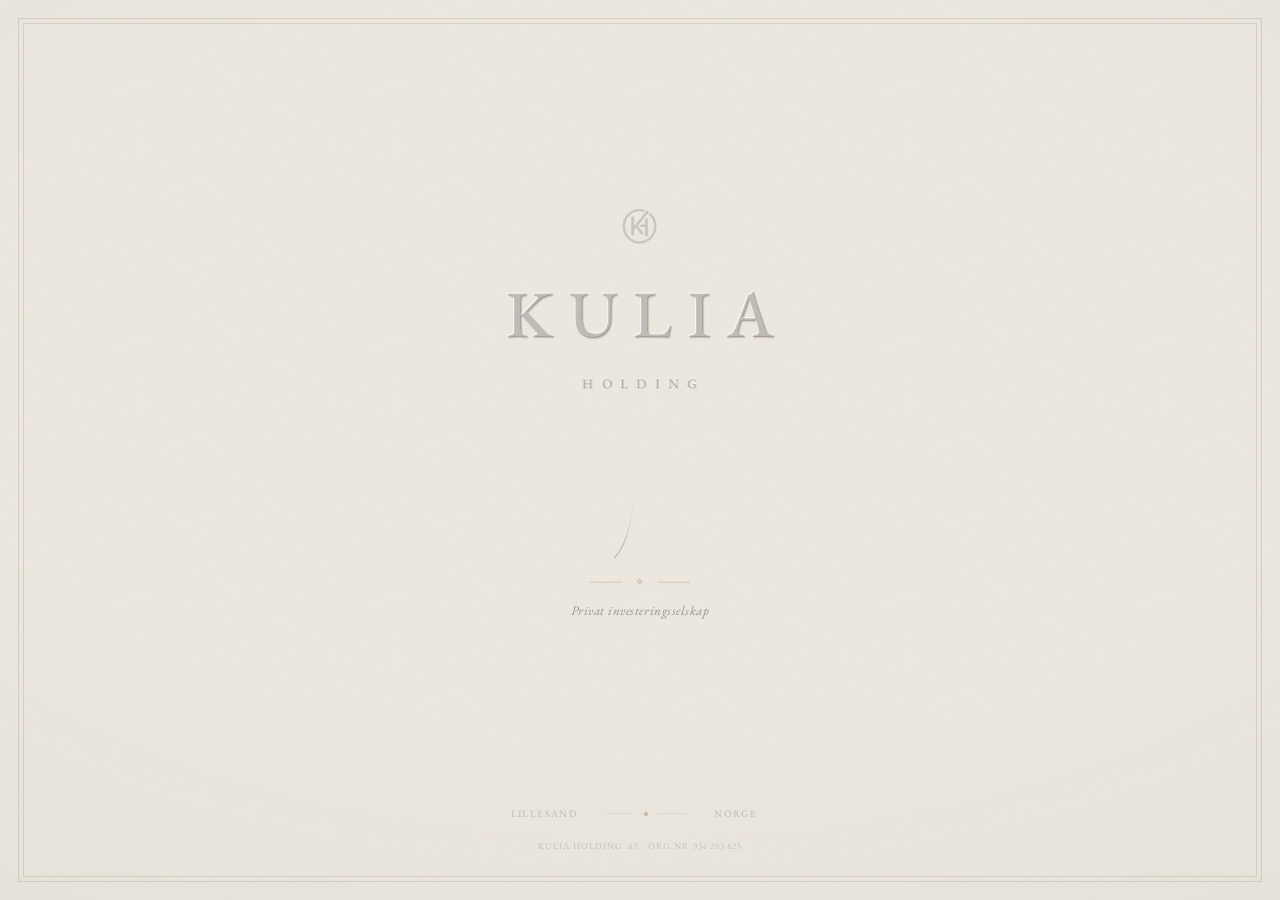
<file: index.html>
<!DOCTYPE html>
<html lang="nb">

<head>
  <meta charset="UTF-8">
  <meta name="viewport" content="width=device-width, initial-scale=1.0">
  <title>Kulia Holding — Privat investeringsselskap</title>
  <meta name="description"
    content="Kulia Holding AS er et privat investeringsselskap basert i Lillesand, Norge. Org.nr 936 203 825.">
  <meta name="format-detection" content="telephone=no">
  <meta name="theme-color" content="#EDE8DF">
  <link rel="canonical" href="https://kulia.no/">
  <meta property="og:title" content="Kulia Holding">
  <meta property="og:description" content="Privat investeringsselskap — Lillesand, Norge">
  <meta property="og:type" content="website">
  <meta property="og:url" content="https://kulia.no/">
  <meta property="og:site_name" content="Kulia Holding">
  <meta property="og:locale" content="nb_NO">
  <meta property="og:image" content="https://kulia.no/og.png">
  <meta property="og:image:width" content="1200">
  <meta property="og:image:height" content="630">
  <meta property="og:image:alt" content="Kulia Holding — privat investeringsselskap, Lillesand, Norge">
  <meta name="twitter:card" content="summary_large_image">

  <script type="application/ld+json">
  {
    "@context": "https://schema.org",
    "@type": "Organization",
    "name": "Kulia Holding AS",
    "url": "https://kulia.no/",
    "identifier": "936203825",
    "address": {
      "@type": "PostalAddress",
      "addressLocality": "Lillesand",
      "addressCountry": "NO"
    }
  }
  </script>

  <script async src="https://www.googletagmanager.com/gtag/js?id=G-12XY9R26ZS"></script>
  <script>
    window.dataLayer = window.dataLayer || [];
    function gtag() { dataLayer.push(arguments); }
    gtag('js', new Date());
    gtag('config', 'G-12XY9R26ZS');
  </script>

  <link rel="icon" type="image/svg+xml" href="/favicon.svg">
  <link rel="preconnect" href="https://fonts.googleapis.com">
  <link rel="preconnect" href="https://fonts.gstatic.com" crossorigin>
  <link href="https://fonts.googleapis.com/css2?family=EB+Garamond:ital,wght@0,400;0,500;0,600;1,400;1,500&display=swap"
    rel="stylesheet">

  <style>
    :root {
      --parchment: #EDE8DF;
      --ink: #1E1C19;
      --warm: #3D3830;
      --muted: rgba(61, 56, 48, 0.48);
      --faint: rgba(61, 56, 48, 0.22);
      --ghost: rgba(61, 56, 48, 0.09);
      --gold: #8E7E5A;
      --gold-line: rgba(142, 126, 90, 0.30);
    }

    * {
      margin: 0;
      padding: 0;
      box-sizing: border-box;
    }

    html {
      height: 100%;
    }

    body {
      font-family: 'EB Garamond', 'Times New Roman', serif;
      background: var(--parchment);
      color: var(--ink);
      -webkit-font-smoothing: antialiased;
      min-height: 100%;
      overflow: hidden;
      cursor: default;
    }

    ::selection {
      background: rgba(142, 126, 90, 0.22);
    }

    /* Cotton paper grain */
    body::before {
      content: '';
      position: fixed;
      inset: 0;
      pointer-events: none;
      z-index: 10;
      opacity: 0.04;
      background-image: url("data:image/svg+xml,%3Csvg viewBox='0 0 512 512' xmlns='http://www.w3.org/2000/svg'%3E%3Cfilter id='n'%3E%3CfeTurbulence type='fractalNoise' baseFrequency='0.9' numOctaves='4' stitchTiles='stitch'/%3E%3C/filter%3E%3Crect width='100%25' height='100%25' filter='url(%23n)'/%3E%3C/svg%3E");
      background-repeat: repeat;
      background-size: 256px 256px;
    }

    /* Soft vignette — gives the parchment physical depth */
    body::after {
      content: '';
      position: fixed;
      inset: 0;
      pointer-events: none;
      z-index: 9;
      background: radial-gradient(120% 95% at 50% 40%,
          rgba(255, 255, 255, 0) 45%,
          rgba(61, 56, 48, 0.05) 100%);
    }

    a {
      -webkit-tap-highlight-color: transparent;
    }

    /* ── Engraved plate border ── */
    .frame {
      position: fixed;
      inset: 18px;
      z-index: 4;
      pointer-events: none;
      border: 1px solid rgba(61, 56, 48, 0.15);
      opacity: 0;
      animation: fade-in 1.8s 1.7s ease forwards;
    }

    .frame::before {
      content: '';
      position: absolute;
      inset: 4px;
      border: 1px solid rgba(142, 126, 90, 0.22);
    }

    /* ── Lorenz canvas ── */
    #lorenz {
      position: fixed;
      inset: 0;
      z-index: 0;
      pointer-events: none;
      opacity: 0;
      animation: fade-in 1.5s 0.4s ease-out forwards;
    }

    @keyframes fade-in {
      from {
        opacity: 0;
      }

      to {
        opacity: 1;
      }
    }

    /* ── Page ── */
    .page {
      position: relative;
      z-index: 1;
      height: 100vh;
      height: 100dvh;
      width: 100%;
    }

    /* ── Upper block: monogram + lockup at 1/3 ── */
    .upper {
      position: absolute;
      top: 33.3%;
      left: 50%;
      transform: translate(-50%, -50%);
      display: flex;
      flex-direction: column;
      align-items: center;
    }

    .monogram {
      width: 36px;
      height: 37px;
      margin-bottom: 1.6rem;
      opacity: 0;
      animation: rise 1.4s 0.45s cubic-bezier(0.22, 1, 0.36, 1) forwards;
    }

    .monogram svg {
      width: 100%;
      height: 100%;
    }

    .monogram-fill {
      fill: rgba(61, 56, 48, 0.18);
      filter:
        drop-shadow(-0.8px -0.8px 0px rgba(255, 255, 255, 0.65)) drop-shadow(0.8px 0.8px 0.5px rgba(61, 56, 48, 0.12));
    }

    .title {
      display: flex;
      flex-direction: column;
      align-items: center;
      font-weight: 500;
    }

    /* letter-spacing leaves a trailing space after the last glyph —
       compensate on the left so the optical centre matches the box centre */
    .title-name {
      font-size: clamp(2.6rem, 5.2vw, 4.6rem);
      letter-spacing: 0.24em;
      padding-left: 0.24em;
      text-transform: uppercase;
      user-select: none;
      color: rgba(61, 56, 48, 0.28);
      text-shadow:
        -1px -1px 0px rgba(255, 255, 255, 0.70),
        1px 1px 0px rgba(61, 56, 48, 0.14),
        0px 1px 2px rgba(61, 56, 48, 0.06);
      opacity: 0;
      animation: rise 1.4s 0.6s cubic-bezier(0.22, 1, 0.36, 1) forwards;
    }

    .title-descriptor {
      font-size: clamp(0.62rem, 1.15vw, 0.84rem);
      font-weight: 500;
      letter-spacing: 0.62em;
      padding-left: 0.62em;
      text-transform: uppercase;
      user-select: none;
      margin-top: 1.05rem;
      color: rgba(61, 56, 48, 0.32);
      text-shadow:
        -0.7px -0.7px 0px rgba(255, 255, 255, 0.60),
        0.7px 0.7px 0px rgba(61, 56, 48, 0.10);
      opacity: 0;
      animation: rise 1.4s 0.8s cubic-bezier(0.22, 1, 0.36, 1) forwards;
    }

    /* ── Lower block: ornament + tagline at 2/3 ── */
    .lower {
      position: absolute;
      top: 66.6%;
      left: 50%;
      transform: translate(-50%, -50%);
      display: flex;
      flex-direction: column;
      align-items: center;
    }

    .ornament {
      display: flex;
      align-items: center;
      gap: 1rem;
      margin-bottom: 1.1rem;
      opacity: 0;
      animation: rise 1.4s 1s cubic-bezier(0.22, 1, 0.36, 1) forwards;
    }

    .orn-line {
      width: 32px;
      height: 0;
      border-top: 1px solid var(--gold-line);
    }

    .orn-diamond {
      width: 4px;
      height: 4px;
      border: 1px solid var(--gold);
      opacity: 0.4;
      transform: rotate(45deg);
    }

    .tagline {
      font-size: 0.82rem;
      font-style: italic;
      font-weight: 400;
      letter-spacing: 0.04em;
      color: var(--muted);
      opacity: 0;
      animation: rise 1.4s 1.15s cubic-bezier(0.22, 1, 0.36, 1) forwards;
    }

    /* ── Footer ── */
    footer {
      position: absolute;
      bottom: 0;
      left: 0;
      right: 0;
      z-index: 2;
      padding: 0 4rem 3rem;
      display: flex;
      flex-direction: column;
      align-items: center;
      gap: 1.25rem;
      opacity: 0;
      animation: rise 1.4s 1.45s cubic-bezier(0.22, 1, 0.36, 1) forwards;
    }

    .footer-row {
      display: flex;
      justify-content: center;
      align-items: center;
      gap: 1.75rem;
    }

    .footer-text {
      font-size: 0.625rem;
      font-weight: 500;
      letter-spacing: 0.14em;
      color: var(--faint);
      text-transform: uppercase;
      min-width: 5.5em;
    }

    .footer-text-left {
      text-align: right;
    }

    .footer-text-right {
      text-align: left;
    }

    .footer-ornament {
      display: flex;
      align-items: center;
      gap: 0.625rem;
    }

    .footer-line {
      width: 28px;
      height: 1px;
      background: var(--ghost);
    }

    .footer-diamond {
      width: 4px;
      height: 4px;
      background: var(--gold);
      transform: rotate(45deg);
      opacity: 0.4;
    }

    .footer-legal {
      font-size: 0.5625rem;
      font-weight: 400;
      letter-spacing: 0.12em;
      color: rgba(61, 56, 48, 0.22);
      text-transform: uppercase;
    }

    /* ── Gilded edition (kaos / 23. mai) ── */
    .monogram-fill,
    .title-name,
    .title-descriptor,
    .orn-line,
    .orn-diamond,
    .footer-diamond {
      transition: color 1.4s ease, fill 1.4s ease, background-color 1.4s ease,
        border-color 1.4s ease, opacity 1.4s ease;
    }

    body.gilded .monogram-fill {
      fill: rgba(146, 118, 62, 0.55);
    }

    body.gilded .title-name {
      color: rgba(148, 118, 60, 0.60);
    }

    body.gilded .title-descriptor {
      color: rgba(146, 118, 62, 0.55);
    }

    body.gilded .orn-line {
      border-top-color: rgba(142, 126, 90, 0.80);
    }

    body.gilded .orn-diamond {
      background: var(--gold);
      opacity: 0.9;
    }

    body.gilded .footer-diamond {
      opacity: 0.9;
    }

    @keyframes rise {
      from {
        opacity: 0;
        transform: translateY(8px);
      }

      to {
        opacity: 1;
        transform: translateY(0);
      }
    }

    @media (max-width: 640px) {
      .upper {
        top: 30%;
      }

      .lower {
        top: 70%;
      }

      .frame {
        inset: 12px;
      }

      .frame::before {
        inset: 3px;
      }

      .title-descriptor {
        letter-spacing: 0.48em;
        padding-left: 0.48em;
      }

      footer {
        padding: 0 1.5rem 2rem;
      }

      .footer-ornament {
        display: none;
      }
    }

    @media (prefers-reduced-motion: reduce) {

      .frame,
      #lorenz,
      .monogram,
      .title-name,
      .title-descriptor,
      .ornament,
      .tagline,
      footer {
        animation: none;
        opacity: 1;
      }
    }
  </style>
</head>

<body>

  <!--

        ᚲ ᚢ ᛚ ᛁ ᚨ

        ẋ = σ(y − x)
        ẏ = x(ρ − z) − y
        ż = xy − βz

        σ = 10 · ρ = 28 · β = 8⁄3

  -->

  <canvas id="lorenz"></canvas>
  <div class="frame" aria-hidden="true"></div>

  <div class="page">

    <!-- 1/3: Brand identity -->
    <div class="upper">
      <div class="monogram">
        <svg xmlns="http://www.w3.org/2000/svg" viewBox="682 219 636 653" role="img" aria-label="Kulia Holding">
          <g transform="translate(0,1090) scale(0.1,-0.1)" class="monogram-fill" fill-rule="evenodd">
            <path
              d="M9710 8499 c-613 -65 -1140 -292 -1628 -703 -85 -71 -249 -237 -328 -331 -481 -571 -734 -1269 -734 -2025 0 -346 55 -678 164 -996 269 -782 806 -1400 1531 -1762 394 -197 762 -287 1230 -299 358 -9 638 32 970 142 356 119 721 326 1000 569 310 269 539 565 730 941 162 318 249 598 312 995 22 143 26 650 5 795 -73 513 -229 944 -485 1333 -91 139 -100 151 -228 305 -81 97 -295 311 -342 342 -34 22 -19 35 -166 -148 -92 -116 -108 -142 -99 -155 7 -10 50 -53 97 -97 120 -111 249 -261 365 -424 39 -56 170 -280 199 -342 61 -131 84 -188 122 -299 154 -445 189 -892 109 -1380 -8 -52 -22 -117 -30 -145 -53 -186 -69 -239 -96 -315 -40 -113 -163 -363 -232 -473 -148 -236 -381 -499 -586 -664 -407 -328 -886 -521 -1396 -564 -558 -47 -1171 123 -1631 453 -178 129 -215 160 -348 293 -240 240 -397 461 -540 761 -106 222 -192 518 -225 769 -53 415 -16 825 111 1222 125 391 378 793 682 1086 322 311 712 532 1114 632 273 68 470 91 723 82 191 -7 315 -24 485 -64 173 -42 167 -43 249 58 39 48 98 119 130 158 38 46 56 75 49 82 -24 24 -279 100 -433 129 -192 36 -356 50 -570 49 -113 -1 -239 -5 -280 -10z" />
            <path
              d="M11240 8177 c-37 -46 -276 -342 -370 -457 -30 -37 -145 -177 -255 -310 -110 -133 -243 -295 -295 -359 -393 -486 -631 -777 -1125 -1381 l-150 -183 -3 847 -2 846 -39 0 c-82 0 -270 -50 -361 -95 -25 -13 -56 -35 -70 -50 l-25 -27 -3 -1579 -2 -1579 250 0 250 0 0 461 0 461 91 112 c50 61 128 157 174 213 l83 102 123 -167 c67 -92 155 -212 196 -267 371 -508 533 -726 548 -738 7 -6 567 -4 582 2 2 1 -4 9 -12 19 -15 18 -60 79 -390 527 -427 580 -512 695 -622 841 -62 84 -113 154 -113 158 0 3 24 34 53 68 29 35 172 209 317 388 302 372 351 432 602 740 101 124 194 239 208 256 14 17 70 86 125 154 55 68 154 189 220 271 66 81 183 225 260 319 77 94 148 182 159 195 10 12 16 27 12 33 -12 20 -356 222 -377 222 -3 0 -20 -20 -39 -43z" />
            <path
              d="M10960 6295 l0 -545 -379 0 -379 0 -28 -33 c-16 -18 -55 -67 -87 -109 l-59 -77 73 -110 72 -111 394 0 393 0 0 -805 0 -805 250 0 250 0 0 1570 0 1570 -250 0 -250 0 0 -545z" />
          </g>
        </svg>
      </div>
      <h1 class="title">
        <span class="title-name">Kulia</span>
        <span class="title-descriptor">Holding</span>
      </h1>
    </div>

    <!-- 2/3: Descriptor -->
    <div class="lower">
      <div class="ornament" aria-hidden="true">
        <div class="orn-line"></div>
        <div class="orn-diamond"></div>
        <div class="orn-line"></div>
      </div>
      <p class="tagline">Privat investeringsselskap</p>
    </div>

    <!-- Footer -->
    <footer>
      <div class="footer-row">
        <span class="footer-text footer-text-left">Lillesand</span>
        <div class="footer-ornament" aria-hidden="true">
          <div class="footer-line"></div>
          <div class="footer-diamond"></div>
          <div class="footer-line"></div>
        </div>
        <span class="footer-text footer-text-right">Norge</span>
      </div>
      <div class="footer-legal">Kulia Holding AS &middot; Org.nr 936&thinsp;203&thinsp;825</div>
    </footer>

  </div>

  <script>
    (function () {
      const canvas = document.getElementById('lorenz');
      const ctx = canvas.getContext('2d');
      const reducedMotion = window.matchMedia('(prefers-reduced-motion: reduce)').matches;
      let w, h, dpr;

      // ᚲᚢᛚᛁᚨ — for den som ser etter
      const plate = 'color:#3D3830;font-family:"EB Garamond",Garamond,"Times New Roman",serif;';
      function signPlate(equations) {
        console.log('%cK U L I A', plate + 'font-size:16px;letter-spacing:0.3em;');
        console.log('%c' + equations, plate + 'font-size:13px;font-style:italic;line-height:1.7;');
      }

      // Gyllent blekk på Edward N. Lorenz' fødselsdag (23. mai 1917)
      const today = new Date();
      let gilded = today.getMonth() === 4 && today.getDate() === 23;

      // ── Lorenz-systemet — tilfeldig startpunkt ved hvert besøk ──
      function lorenz() {
        const sigma = 10, rho = 28, beta = 8 / 3;
        const dt = 0.002;
        let lx = (Math.random() - 0.5) * 2;
        let ly = (Math.random() - 0.5) * 2;
        let lz = Math.random() * 5 + 20;

        // Trail stores raw 3D state; projection happens at draw time
        // so the drawing survives window resizes intact.
        const maxTrail = 5500;
        const trail = [];

        function velocity() {
          const vx = sigma * (ly - lx);
          const vy = lx * (rho - lz) - ly;
          const vz = lx * ly - beta * lz;
          return Math.sqrt(vx * vx + vy * vy + vz * vz);
        }

        function step() {
          const dx = sigma * (ly - lx) * dt;
          const dy = (lx * (rho - lz) - ly) * dt;
          const dz = (lx * ly - beta * lz) * dt;
          lx += dx; ly += dy; lz += dz;
          trail.push({ x: lx, y: ly, z: lz, speed: velocity() });
          if (trail.length > maxTrail) trail.shift();
        }

        return {
          equations: 'ẋ = σ(y − x)\nẏ = x(ρ − z) − y\nż = xy − βz\n\nσ = 10 · ρ = 28 · β = 8⁄3',
          paths: [trail],
          alpha: 1,
          inkGain: 1,
          heads: false,
          view: function (w, h) {
            // Centered at 50% of page height — between the 1/3 and 2/3 text
            const scale = Math.min(w, h) * 0.013;
            const cx = w * 0.50, cy = h * 0.50;
            return {
              x: p => cx + (p.x * 0.85 + p.y * 0.35) * scale,
              y: p => cy - (p.z - 26) * scale * 0.65
            };
          },
          // Adaptive drawing speed — mimics a hand with a pen.
          // The Lorenz velocity tells us where the pen would naturally
          // slow down (tight spirals) and speed up (sweeping arcs).
          advance: function () {
            // Normalize: Lorenz speed typically ranges ~5–45
            const norm = Math.min(Math.max((velocity() - 5) / 40, 0), 1);
            // Slow: 1 step, fast: 2 steps — with easing
            const steps = 1 + Math.round(norm * norm);
            for (let i = 0; i < steps; i++) step();
          },
          // Settle onto the attractor first, then trace one full trail.
          settle: function () {
            for (let i = 0; i < 2500 + maxTrail; i++) step();
          },
          nudge: function () { lx += 1e-9; }
        };
      }

      // ── Fullmåne: tre legemer ──
      // «Sommerfugl I», Šuvakov & Dmitrašinović (2013): en periodisk bane
      // for tre like masser som er ustabil. Den tegner sommerfuglvinger en
      // stund, så tar kaos over, og til slutt kastes ett av legemene ut.
      // Da tørker blekket bort, og tegningen begynner på nytt.
      function threeBody() {
        const p1 = 0.30689, p2 = 0.12551;
        const period = 6.2356;
        const timeRate = period / 7;   // one loop of the wings ≈ 7 seconds
        const maxTrail = 2600;         // points per body
        const minGap = 0.004;          // world units between recorded points
        const x = new Float64Array(9), v = new Float64Array(9), a = new Float64Array(9);
        const paths = [[], [], []];
        const sys = {
          equations: 'r̈ᵢ = −Σⱼ mⱼ (rᵢ − rⱼ) ⁄ |rᵢ − rⱼ|³\n\nm₁ = m₂ = m₃ = 1 · G = 1',
          paths: paths,
          alpha: 1,
          inkGain: 1.7,
          heads: true
        };
        let fading = false;

        function reset() {
          // A small, different push every time — never the same drawing twice.
          // The orbit lies flat on the paper; a tilt far too small to see
          // waits there until chaos sets in, then lifts the bodies out of it.
          const d = -(0.01 + Math.random() * 0.02);
          const tilt = (Math.random() < 0.5 ? -1 : 1) * (0.01 + Math.random() * 0.01);
          x.set([-1 + d, 0, 0, 1, 0, 0, 0, 0, 0]);
          v.set([p1, p2, tilt, p1, p2, -tilt, -2 * p1, -2 * p2, 0]);
          for (const path of paths) path.length = 0;
          fading = false;
          sys.alpha = 1;
          record();
        }

        function accelerate() {
          a.fill(0);
          for (let i = 0; i < 3; i++) {
            for (let j = i + 1; j < 3; j++) {
              const dx = x[3 * j] - x[3 * i], dy = x[3 * j + 1] - x[3 * i + 1], dz = x[3 * j + 2] - x[3 * i + 2];
              const r2 = dx * dx + dy * dy + dz * dz + 1e-12;
              const f = 1 / (r2 * Math.sqrt(r2));
              a[3 * i] += dx * f; a[3 * i + 1] += dy * f; a[3 * i + 2] += dz * f;
              a[3 * j] -= dx * f; a[3 * j + 1] -= dy * f; a[3 * j + 2] -= dz * f;
            }
          }
        }

        function closest() {
          let m = Infinity;
          for (let i = 0; i < 3; i++) {
            for (let j = i + 1; j < 3; j++) {
              m = Math.min(m, Math.hypot(x[3 * j] - x[3 * i], x[3 * j + 1] - x[3 * i + 1], x[3 * j + 2] - x[3 * i + 2]));
            }
          }
          return m;
        }

        // Leapfrog with a step that shrinks during close encounters
        function step(limit) {
          const dt = Math.min(limit, 0.002, 0.004 * Math.pow(closest(), 1.5));
          accelerate();
          for (let i = 0; i < 9; i++) v[i] += a[i] * dt / 2;
          for (let i = 0; i < 9; i++) x[i] += v[i] * dt;
          accelerate();
          for (let i = 0; i < 9; i++) v[i] += a[i] * dt / 2;
          return dt;
        }

        function record() {
          for (let b = 0; b < 3; b++) {
            const path = paths[b];
            const px = x[3 * b], py = x[3 * b + 1], pz = x[3 * b + 2];
            const last = path[path.length - 1];
            if (last && Math.hypot(px - last.x, py - last.y, pz - last.z) < minGap) continue;
            // Capped so a near-collision doesn't wash out the rest of the ink
            const speed = Math.hypot(v[3 * b], v[3 * b + 1], v[3 * b + 2]);
            path.push({ x: px, y: py, z: pz, speed: Math.min(speed, 1.6) });
            if (path.length > maxTrail) path.shift();
          }
        }

        function run(time) {
          let n = 0;
          while (time > 1e-9 && n++ < 6000) {
            time -= step(time);
            record();
          }
        }

        // Seen from a little above the plane, with perspective: what comes
        // towards you is drawn larger and with a heavier hand.
        const tiltC = Math.cos(0.3), tiltS = Math.sin(0.3), eye = 5;
        sys.view = function (w, h) {
          const scale = Math.min(w, h) * 0.27;
          const cx = w * 0.50, cy = h * 0.50;
          const depth = p => p.y * tiltS + p.z * tiltC;
          const persp = p => eye / (eye - depth(p));
          return {
            x: p => cx + p.x * persp(p) * scale,
            y: p => cy - (p.y * tiltC - p.z * tiltS) * persp(p) * scale,
            weight: p => Math.min(Math.max(Math.exp(depth(p) * 0.9), 0.45), 1.8)
          };
        };
        sys.advance = function (seconds) {
          run(seconds * timeRate);
          if (!fading) {
            for (let b = 0; b < 3; b++) {
              if (Math.hypot(x[3 * b], x[3 * b + 1], x[3 * b + 2]) > 2.6) fading = true;
            }
          } else {
            sys.alpha -= seconds / 3;
            if (sys.alpha <= 0) reset();
          }
        };
        // A little more than one loop: the wings, finished
        sys.settle = function () { run(period * 1.3); };
        sys.nudge = function () { x[0] += 1e-9; };

        reset();
        return sys;
      }

      // ── 11.11: veien til kaos ──
      // Den logistiske avbildningen, xₙ₊₁ = r·xₙ(1 − xₙ), gravert fra venstre
      // mot høyre: én linje, to, fire, åtte — så kaos, med små vinduer av
      // orden inni. Avstanden mellom delingene krymper med Feigenbaums δ.
      function feigenbaum() {
        const rMin = 2.9, rMax = 4;
        const engrave = 28;            // seconds from first line to finished plate
        const settleIter = 400, plotIter = 260;
        let progress = 0;              // share of the r-axis engraved so far
        let painted = 0;               // columns already on the layer
        const layer = document.createElement('canvas');
        const lctx = layer.getContext('2d');
        let lw = 0, lh = 0, layerKey = '';

        function frame(w, h) {
          const halfW = Math.min(w * 0.40, h * 0.62);
          const halfH = Math.min(w, h) * 0.12;
          return { left: w / 2 - halfW, width: halfW * 2, top: h / 2 - halfH, height: halfH * 2 };
        }

        function paintColumn(col, f, ink, gold) {
          const r = rMin + (rMax - rMin) * (col + 0.5) / f.width;
          let xv = 0.5;
          for (let i = 0; i < settleIter; i++) xv = r * xv * (1 - xv);
          const rows = Math.ceil(f.height) + 1;
          const hits = new Uint16Array(rows);
          for (let i = 0; i < plotIter; i++) {
            xv = r * xv * (1 - xv);
            hits[Math.round((1 - xv) * (rows - 1))]++;
          }
          // Settled branches gather a heavy line; chaos spreads into a haze
          for (let y = 0; y < rows; y++) {
            if (!hits[y]) continue;
            const alpha = Math.min((0.05 + 0.32 * Math.sqrt(hits[y] / plotIter)) * (gold ? 1.9 : 1), 0.7);
            lctx.fillStyle = 'rgba(' + ink + ',' + alpha + ')';
            lctx.fillRect(f.left + col, f.top + y, 1, 1);
          }
        }

        return {
          equations: 'xₙ₊₁ = r xₙ (1 − xₙ)\n\nδ = 4,669 201 609 …',
          paint: function (ctx, w, h, ink, gold) {
            const key = w + 'x' + h + ':' + dpr + ':' + ink;
            if (key !== layerKey) {
              // New size or new ink: start the layer over and replay
              layerKey = key;
              lw = layer.width = w * dpr;
              lh = layer.height = h * dpr;
              lctx.setTransform(dpr, 0, 0, dpr, 0, 0);
              painted = 0;
            }
            const f = frame(w, h);
            const target = Math.floor(progress * f.width);
            while (painted < target) paintColumn(painted++, f, ink, gold);
            ctx.drawImage(layer, 0, 0, lw, lh, 0, 0, w, h);
            // The burin: a faint upright line where the engraving stands
            if (progress < 1) {
              ctx.fillStyle = 'rgba(' + ink + ',0.10)';
              ctx.fillRect(f.left + target, f.top, 1, f.height);
            }
          },
          advance: function (seconds) { progress = Math.min(progress + seconds / engrave, 1); },
          settle: function () { progress = 1; },
          nudge: function () { }
        };
      }

      // Fullmånetid (Meeus, kap. 49), juliansk dag
      function fullMoonJDE(k) {
        const R = Math.PI / 180, s = Math.sin;
        const T = k / 1236.85, T2 = T * T, T3 = T2 * T, T4 = T3 * T;
        const E = 1 - 0.002516 * T - 0.0000074 * T2;
        const M = (2.5534 + 29.1053567 * k - 0.0000014 * T2 - 0.00000011 * T3) * R;
        const Mp = (201.5643 + 385.81693528 * k + 0.0107582 * T2 + 0.00001238 * T3 - 0.000000058 * T4) * R;
        const F = (160.7108 + 390.67050284 * k - 0.0016118 * T2 - 0.00000227 * T3 + 0.000000011 * T4) * R;
        const O = (124.7746 - 1.56375588 * k + 0.0020672 * T2 + 0.00000215 * T3) * R;
        return 2451550.09766 + 29.530588861 * k + 0.00015437 * T2 - 0.00000015 * T3 + 0.00000000073 * T4
          - 0.40614 * s(Mp) + 0.17302 * E * s(M) + 0.01614 * s(2 * Mp) + 0.01043 * s(2 * F)
          + 0.00734 * E * s(Mp - M) - 0.00515 * E * s(Mp + M) + 0.00209 * E * E * s(2 * M)
          - 0.00111 * s(Mp - 2 * F) - 0.00057 * s(Mp + 2 * F) + 0.00056 * E * s(2 * Mp + M)
          - 0.00042 * s(3 * Mp) + 0.00042 * E * s(M + 2 * F) + 0.00038 * E * s(M - 2 * F)
          - 0.00024 * E * s(2 * Mp - M) - 0.00017 * s(O);
      }

      // Is there a full moon on the visitor's calendar day?
      function isFullMoonDay(date) {
        const jd = date.getTime() / 864e5 + 2440587.5;
        const k = Math.floor((jd - 2451550.09766) / 29.530588861);
        for (let i = -1; i <= 1; i++) {
          const moon = new Date((fullMoonJDE(k + i + 0.5) - 2440587.5) * 864e5);
          if (moon.toDateString() === date.toDateString()) return true;
        }
        return false;
      }

      let sys;
      let kind = 'lorenz';
      const systems = { lorenz: lorenz, moon: threeBody, feigenbaum: feigenbaum };

      function draw() {
        ctx.clearRect(0, 0, w, h);

        // Gold is lighter against the parchment, so its ink runs heavier
        const ink = gilded ? '146, 112, 44' : '50, 44, 38';
        if (sys.paint) {
          sys.paint(ctx, w, h, ink, gilded);
          return;
        }

        const paths = sys.paths;
        let minSpeed = Infinity, maxSpeed = 0;
        for (const path of paths) {
          for (let i = 0; i < path.length; i++) {
            if (path[i].speed < minSpeed) minSpeed = path[i].speed;
            if (path[i].speed > maxSpeed) maxSpeed = path[i].speed;
          }
        }
        const speedRange = maxSpeed - minSpeed || 1;
        const view = sys.view(w, h);
        const weight = view.weight || (() => 1);

        ctx.lineCap = 'round';
        ctx.lineJoin = 'round';
        ctx.globalAlpha = Math.max(sys.alpha, 0);
        const inkBoost = (gilded ? 2.6 : 1) * sys.inkGain;

        // Ink effect: slow = thick & dark, fast = thin & light.
        // Consecutive segments with the same quantized style share one
        // path, so a frame costs dozens of strokes instead of thousands.
        for (const path of paths) {
          const len = path.length;
          if (len < 2) continue;
          let runStyle = -1, open = false;
          for (let i = 1; i < len; i++) {
            const age = i / len;
            const speedNorm = (path[i].speed - minSpeed) / speedRange;
            const k = weight(path[i]);
            const widthQ = Math.round((0.3 + (1 - speedNorm) * 1.3) * k * 10);
            const alphaQ = Math.round(age * (0.05 + (1 - speedNorm) * 0.09) * k * 200);
            const styleKey = widthQ * 1000 + alphaQ;

            if (styleKey !== runStyle) {
              if (open) ctx.stroke();
              ctx.beginPath();
              ctx.lineWidth = widthQ / 10;
              ctx.strokeStyle = 'rgba(' + ink + ',' + Math.min(alphaQ * inkBoost / 200, 1) + ')';
              ctx.moveTo(view.x(path[i - 1]), view.y(path[i - 1]));
              runStyle = styleKey;
              open = true;
            }
            ctx.lineTo(view.x(path[i]), view.y(path[i]));
          }
          if (open) ctx.stroke();

          // The bodies themselves: a drop of ink where the pen is
          if (sys.heads) {
            const p = path[len - 1];
            ctx.beginPath();
            ctx.arc(view.x(p), view.y(p), 2.2 * weight(p), 0, Math.PI * 2);
            ctx.fillStyle = 'rgba(' + ink + ',' + Math.min(0.32 * (gilded ? 2 : 1), 1) + ')';
            ctx.fill();
          }
        }
        ctx.globalAlpha = 1;
      }

      function use(next) {
        kind = next;
        sys = systems[kind]();
        signPlate(sys.equations);
        if (reducedMotion) sys.settle();
        if (w) draw();
      }

      function resize() {
        dpr = Math.min(window.devicePixelRatio || 1, 2);
        w = window.innerWidth;
        h = window.innerHeight;
        canvas.width = w * dpr;
        canvas.height = h * dpr;
        canvas.style.width = w + 'px';
        canvas.style.height = h + 'px';
        ctx.setTransform(dpr, 0, 0, dpr, 0, 0);
        draw();
      }

      // Samme dør, andre nøkler: kulia.no/#kaos, #fullmane og #feigenbaum
      const keys = { '#fullmane': 'moon', '#fullmåne': 'moon', '#feigenbaum': 'feigenbaum' };
      function hashKey() {
        let hash = (location.hash || '').toLowerCase();
        try { hash = decodeURIComponent(hash); } catch (e) { }
        return hash;
      }

      function todaysKind() {
        if (today.getMonth() === 10 && today.getDate() === 11) return 'feigenbaum';
        if (isFullMoonDay(today)) return 'moon';
        return 'lorenz';
      }

      use(keys[hashKey()] || todaysKind());
      resize();
      window.addEventListener('resize', resize);

      // Sommerfugleffekten: et klikk forskyver systemet med 10⁻⁹.
      // Ingenting synes nå — men tegningen blir en annen.
      window.addEventListener('pointerdown', function () {
        sys.nudge();
      });

      function setInk(gold) {
        gilded = gold;
        document.body.classList.toggle('gilded', gilded);
        draw();
      }
      document.body.classList.toggle('gilded', gilded);

      let typed = '';
      window.addEventListener('keydown', function (e) {
        if (!e.key || e.key.length !== 1) return;
        typed = (typed + e.key.toLowerCase()).slice(-4);
        if (typed === 'kaos') setInk(!gilded);
        if (typed === 'måne') use(kind === 'moon' ? 'lorenz' : 'moon');
      });

      function applyHash() {
        const hash = hashKey();
        if (hash === '#kaos') setInk(true);
        if (keys[hash] && keys[hash] !== kind) use(keys[hash]);
      }
      window.addEventListener('hashchange', applyHash);
      applyHash();

      if (reducedMotion) return;

      let last = performance.now();
      function animate(now) {
        // Capped so a background tab doesn't leap ahead when it returns
        const seconds = Math.min((now - last) / 1000, 0.05);
        last = now;
        sys.advance(seconds);
        draw();
        requestAnimationFrame(animate);
      }
      requestAnimationFrame(animate);
    })();
  </script>

</body>

</html>
</file>
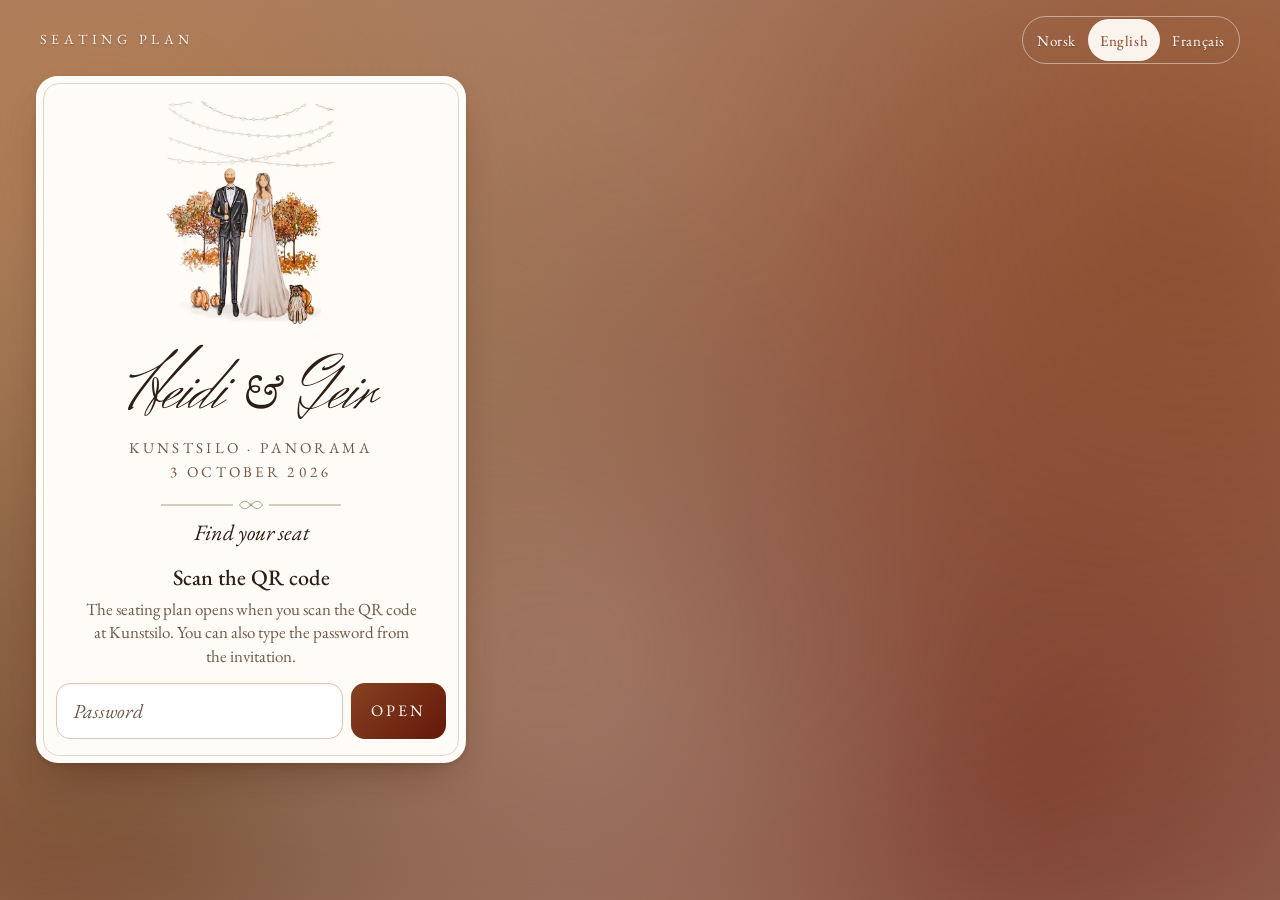
<file: bordkart/index.html>
<!doctype html>
<html lang="nb">
  <head>
    <meta charset="UTF-8" />
    <meta name="viewport" content="width=device-width, initial-scale=1, viewport-fit=cover" />
    <meta name="robots" content="noindex, nofollow" />
    <meta name="referrer" content="no-referrer" />
    <meta name="theme-color" content="#a57c6b" />
    <meta name="description" content="Bordkart for Heidi og Geirs bryllup på Kunstsilo, 3. oktober 2026" />
    <title>Bordkart · Heidi &amp; Geir</title>
    <link rel="icon" href="./favicon.svg" type="image/svg+xml" />
    <link rel="apple-touch-icon" href="./apple-touch-icon.png" />
    <script type="module" crossorigin src="/bordkart/assets/guests-BC1BfIYc.js"></script>
    <link rel="modulepreload" crossorigin href="/bordkart/assets/rolldown-runtime-CbXtAM7H.js">
    <link rel="modulepreload" crossorigin href="/bordkart/assets/search-BRIbqdvq.js">
    <link rel="stylesheet" crossorigin href="/bordkart/assets/guests-B3yQmyp9.css">
  </head>
  <body>
    <div id="root"></div>
  </body>
</html>
</file>
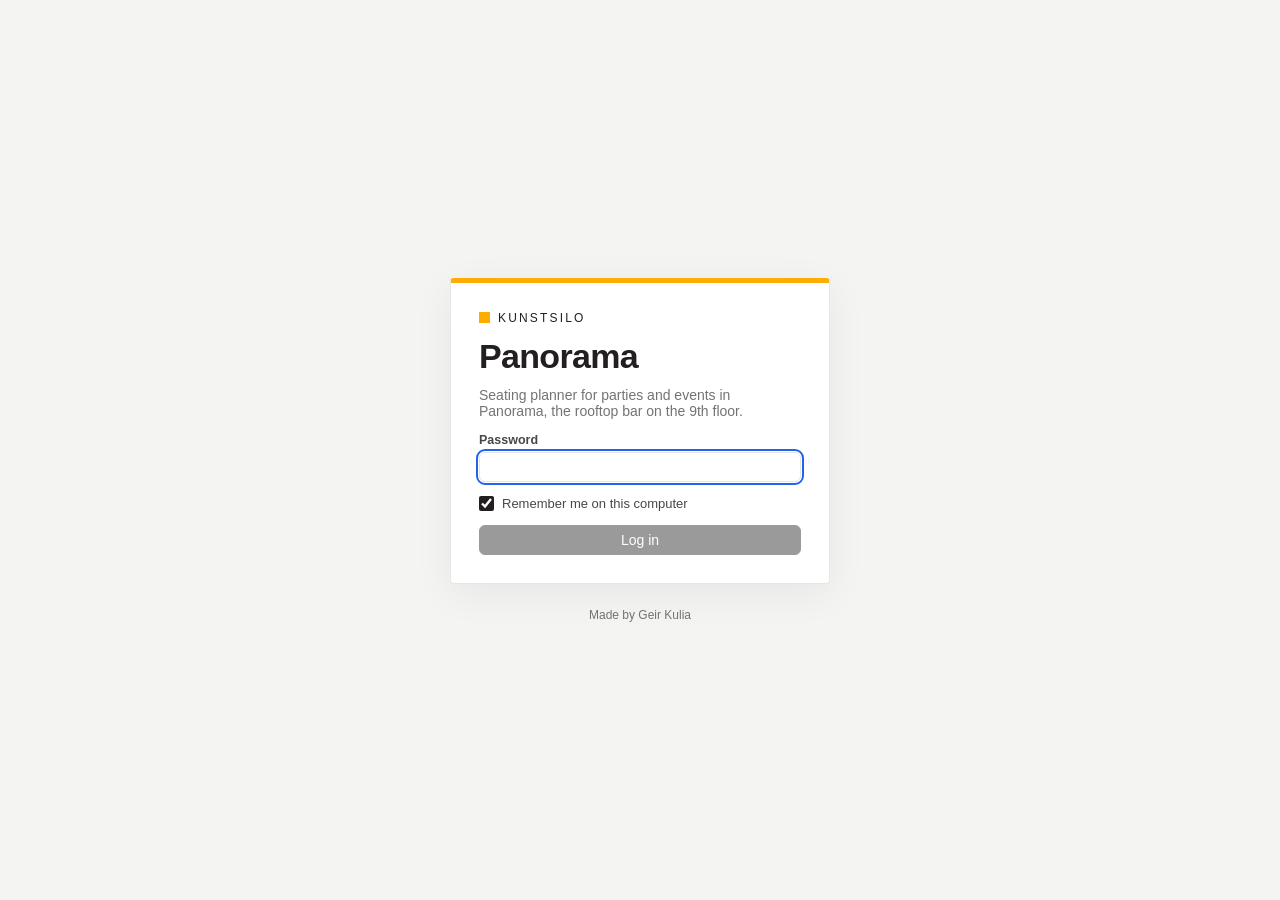
<file: kunstsilo-seating-chart/index.html>
<!doctype html>
<html lang="en">
  <head>
    <meta charset="UTF-8" />
    <meta name="viewport" content="width=device-width, initial-scale=1, viewport-fit=cover" />
    <meta name="robots" content="noindex, nofollow" />
    <meta name="referrer" content="no-referrer" />
    <title>Panorama seating planner · Kunstsilo</title>
    <link rel="icon" href="./favicon.svg" type="image/svg+xml" />
    <script type="module" crossorigin src="./assets/index-Cwg8Gj3n.js"></script>
    <link rel="stylesheet" crossorigin href="./assets/index-qfZ4Jfis.css">
  </head>
  <body>
    <div id="root"></div>
  </body>
</html>
</file>
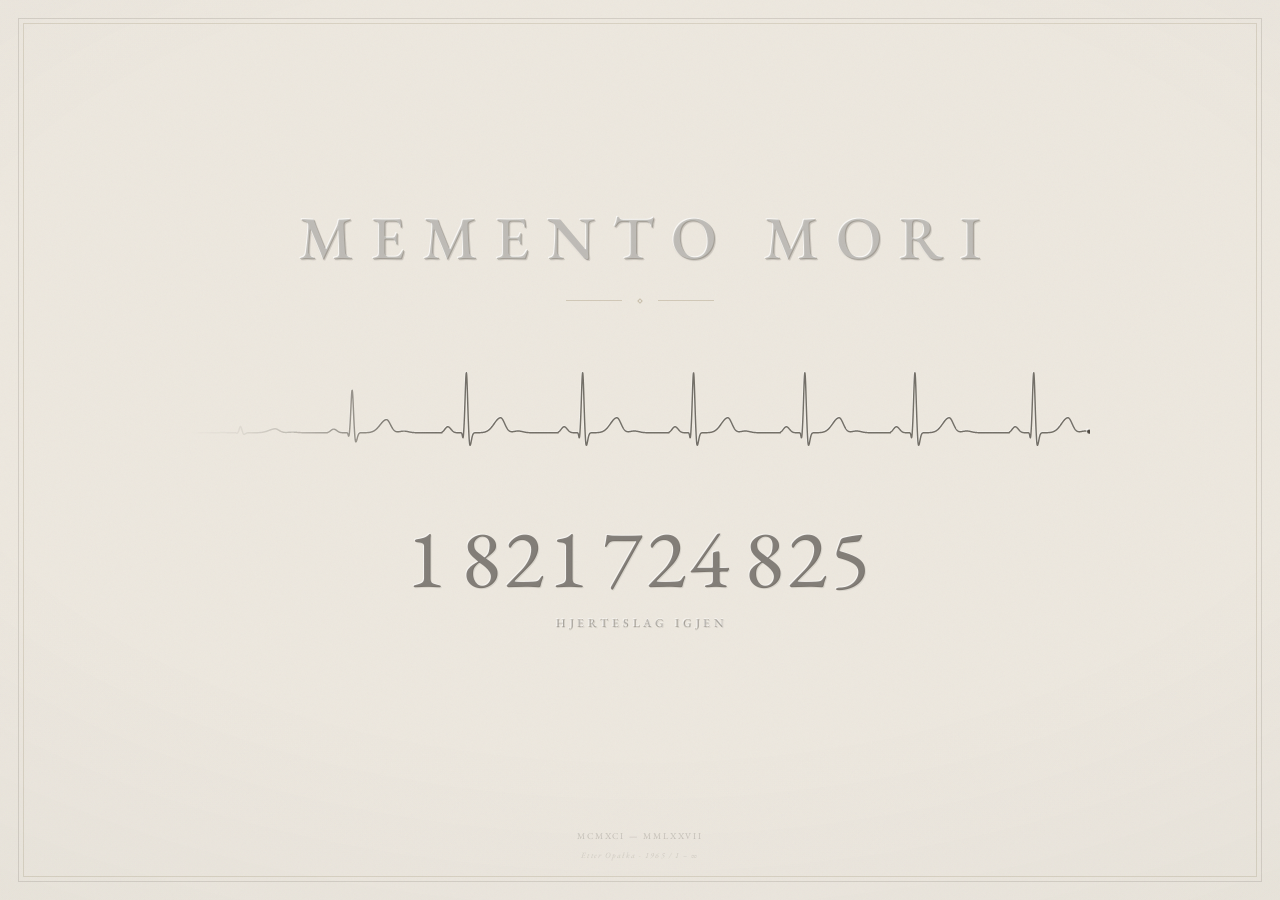
<file: memento-mori/index.html>
<!DOCTYPE html>
<html lang="nb">

<head>
  <meta charset="UTF-8">
  <meta name="viewport" content="width=device-width, initial-scale=1.0, viewport-fit=cover">
  <title>Memento Mori</title>
  <meta name="robots" content="noindex">
  <meta name="format-detection" content="telephone=no">
  <meta name="theme-color" content="#EDE8DF">
  <link rel="canonical" href="https://kulia.no/memento-mori/">

  <script async src="https://www.googletagmanager.com/gtag/js?id=G-12XY9R26ZS"></script>
  <script>
    window.dataLayer = window.dataLayer || [];
    function gtag() { dataLayer.push(arguments); }
    gtag('js', new Date());
    gtag('config', 'G-12XY9R26ZS');
  </script>

  <link rel="icon" type="image/svg+xml" href="/favicon.svg">
  <link rel="preconnect" href="https://fonts.googleapis.com">
  <link rel="preconnect" href="https://fonts.gstatic.com" crossorigin>
  <link href="https://fonts.googleapis.com/css2?family=EB+Garamond:ital,wght@0,400;0,500;0,600;1,400;1,500&display=swap"
    rel="stylesheet">

  <style>
    :root {
      --parchment: #EDE8DF;
      --ink: #1E1C19;
      --warm: #3D3830;
      --muted: rgba(61, 56, 48, 0.48);
      --faint: rgba(61, 56, 48, 0.22);
      --ghost: rgba(61, 56, 48, 0.09);
      --gold: #8E7E5A;
      --gold-line: rgba(142, 126, 90, 0.30);
    }

    * {
      margin: 0;
      padding: 0;
      box-sizing: border-box;
    }

    html {
      height: 100%;
    }

    body {
      font-family: 'EB Garamond', 'Times New Roman', serif;
      background: var(--parchment);
      color: var(--ink);
      -webkit-font-smoothing: antialiased;
      min-height: 100%;
      overflow-x: hidden;
      cursor: default;
    }

    ::selection {
      background: rgba(142, 126, 90, 0.22);
    }

    /* Cotton paper grain */
    body::before {
      content: '';
      position: fixed;
      inset: 0;
      pointer-events: none;
      z-index: 10;
      opacity: 0.04;
      background-image: url("data:image/svg+xml,%3Csvg viewBox='0 0 512 512' xmlns='http://www.w3.org/2000/svg'%3E%3Cfilter id='n'%3E%3CfeTurbulence type='fractalNoise' baseFrequency='0.9' numOctaves='4' stitchTiles='stitch'/%3E%3C/filter%3E%3Crect width='100%25' height='100%25' filter='url(%23n)'/%3E%3C/svg%3E");
      background-repeat: repeat;
      background-size: 256px 256px;
    }

    /* Soft vignette — gives the parchment physical depth */
    body::after {
      content: '';
      position: fixed;
      inset: 0;
      pointer-events: none;
      z-index: 9;
      background: radial-gradient(120% 95% at 50% 40%,
          rgba(255, 255, 255, 0) 45%,
          rgba(61, 56, 48, 0.05) 100%);
    }

    /* ── Engraved plate border ── */
    .frame {
      position: fixed;
      inset: 18px;
      z-index: 4;
      pointer-events: none;
      border: 1px solid rgba(61, 56, 48, 0.15);
      opacity: 0;
      animation: fade-in 1.8s 1.7s ease forwards;
    }

    .frame::before {
      content: '';
      position: absolute;
      inset: 4px;
      border: 1px solid rgba(142, 126, 90, 0.22);
    }

    @keyframes fade-in {
      from {
        opacity: 0;
      }

      to {
        opacity: 1;
      }
    }

    @keyframes rise {
      from {
        opacity: 0;
        transform: translateY(8px);
      }

      to {
        opacity: 1;
        transform: translateY(0);
      }
    }

    /* ── Page ── */
    .page {
      position: relative;
      z-index: 1;
      min-height: 100vh;
      min-height: 100dvh;
      display: flex;
      flex-direction: column;
    }

    .stage {
      flex: 1;
      display: flex;
      flex-direction: column;
      align-items: center;
      justify-content: center;
      gap: clamp(1.5rem, 4.5vh, 3.1rem);
      padding: clamp(2.4rem, 7vh, 4.5rem) clamp(1.4rem, 5vw, 3.5rem);
      width: 100%;
    }

    /* ── Title ── */
    .lockup {
      display: flex;
      flex-direction: column;
      align-items: center;
      gap: clamp(0.9rem, 2.4vh, 1.5rem);
    }

    /* letter-spacing leaves a trailing space after the last glyph —
       compensate on the left so the optical centre matches the box centre */
    .title {
      font-size: clamp(1.15rem, 6vw, 3.8rem);
      font-weight: 500;
      letter-spacing: 0.28em;
      padding-left: 0.28em;
      white-space: nowrap;
      text-transform: uppercase;
      user-select: none;
      color: rgba(61, 56, 48, 0.28);
      text-shadow:
        -1px -1px 0px rgba(255, 255, 255, 0.70),
        1px 1px 0px rgba(61, 56, 48, 0.14),
        0px 1px 2px rgba(61, 56, 48, 0.06);
      opacity: 0;
      animation: rise 1.4s 0.45s cubic-bezier(0.22, 1, 0.36, 1) forwards;
    }

    .ornament {
      display: flex;
      align-items: center;
      gap: 1rem;
      opacity: 0;
      animation: rise 1.4s 0.7s cubic-bezier(0.22, 1, 0.36, 1) forwards;
    }

    .orn-line {
      width: clamp(28px, 9vw, 56px);
      height: 0;
      border-top: 1px solid var(--gold-line);
    }

    .orn-diamond {
      width: 4px;
      height: 4px;
      border: 1px solid var(--gold);
      opacity: 0.4;
      transform: rotate(45deg);
    }

    /* ── Trace ── */
    .trace {
      width: 100%;
      max-width: 900px;
      height: clamp(88px, 15vh, 132px);
      display: block;
      /* The trace is written at the right edge and ages leftward, dissolving
         back into the page. Only the trailing end fades: the pen has to write
         in clear air or there is nothing to watch. The sides are not
         interchangeable — time reads left to right, so mirroring this would
         draw every complex backwards, T before QRS before P. The ramp is a smoothstep
         rather than a straight line — a linear stop has a kink where it meets
         full opacity, and the eye reads that kink as an edge. */
      -webkit-mask-image: linear-gradient(to right, rgba(0,0,0,0.000) 0.00%, rgba(0,0,0,0.104) 5.60%, rgba(0,0,0,0.352) 11.20%, rgba(0,0,0,0.500) 14.00%, rgba(0,0,0,0.648) 16.80%, rgba(0,0,0,0.896) 22.40%, rgba(0,0,0,1.000) 28.00%, rgba(0,0,0,1.000) 100%);
      mask-image: linear-gradient(to right, rgba(0,0,0,0.000) 0.00%, rgba(0,0,0,0.104) 5.60%, rgba(0,0,0,0.352) 11.20%, rgba(0,0,0,0.500) 14.00%, rgba(0,0,0,0.648) 16.80%, rgba(0,0,0,0.896) 22.40%, rgba(0,0,0,1.000) 28.00%, rgba(0,0,0,1.000) 100%);
      opacity: 0;
      animation: rise 1.4s 0.9s cubic-bezier(0.22, 1, 0.36, 1) forwards;
    }

    /* ── Count ── */
    .count {
      display: flex;
      flex-direction: column;
      align-items: center;
      gap: clamp(0.7rem, 1.8vh, 1.1rem);
    }

    .count-figure {
      font-size: clamp(2rem, 10.5vw, 5.2rem);
      font-weight: 400;
      line-height: 1;
      letter-spacing: 0.04em;
      font-variant-numeric: lining-nums tabular-nums;
      font-feature-settings: 'lnum', 'tnum';
      color: rgba(61, 56, 48, 0.62);
      text-shadow:
        -1px -1px 0px rgba(255, 255, 255, 0.55),
        1px 1px 0px rgba(61, 56, 48, 0.10);
      white-space: nowrap;
    }

    .count-label {
      font-size: clamp(0.58rem, 1.4vw, 0.75rem);
      font-weight: 500;
      letter-spacing: 0.32em;
      padding-left: 0.32em;
      text-transform: uppercase;
      user-select: none;
      color: rgba(61, 56, 48, 0.34);
      text-shadow:
        -0.7px -0.7px 0px rgba(255, 255, 255, 0.60),
        0.7px 0.7px 0px rgba(61, 56, 48, 0.10);
    }

    /* ── Footer ── */
    footer {
      padding: 0 1.4rem clamp(1.6rem, 4.5vh, 3rem);
      text-align: center;
      opacity: 0;
      animation: rise 1.4s 1.45s cubic-bezier(0.22, 1, 0.36, 1) forwards;
    }

    .footer-legal {
      font-size: 0.5625rem;
      font-weight: 400;
      letter-spacing: 0.2em;
      color: rgba(61, 56, 48, 0.22);
      text-transform: uppercase;
    }

    /* Quieter than the legal line — a dedication, not a statement */
    .footer-hommage {
      margin-top: 0.5rem;
      font-size: 0.5rem;
      font-style: italic;
      letter-spacing: 0.14em;
      color: rgba(61, 56, 48, 0.15);
    }

    @media (max-width: 640px) {
      .frame {
        inset: 12px;
      }

      .frame::before {
        inset: 3px;
      }

      .ornament {
        gap: 0.75rem;
      }
    }

    /* Landscape phones: the plate has to hold everything without scrolling */
    @media (max-height: 520px) {
      .stage {
        gap: 0.9rem;
        padding: 1.1rem clamp(1.4rem, 5vw, 3.5rem);
      }

      .lockup {
        gap: 0.7rem;
      }

      .title {
        font-size: clamp(1.15rem, 5vw, 2.4rem);
      }

      .trace {
        height: 58px;
      }

      .count {
        gap: 0.6rem;
      }

      .count-figure {
        font-size: clamp(1.9rem, 8vw, 3.4rem);
      }

      footer {
        padding-bottom: 0.5rem;
      }

      .footer-hommage {
        margin-top: 0.25rem;
      }
    }

    @media (max-width: 420px) {
      .title {
        letter-spacing: 0.2em;
        padding-left: 0.2em;
      }

      .count-label {
        letter-spacing: 0.24em;
        padding-left: 0.24em;
      }
    }

    @media (prefers-reduced-motion: reduce) {

      .frame,
      .title,
      .ornament,
      .trace,
      .count,
      footer {
        animation: none;
        opacity: 1;
      }
    }
  </style>
</head>

<body>

  <!--

        ᛗ ᛖ ᛗ ᛖ ᚾ ᛏ ᛟ   ᛗ ᛟ ᚱ ᛁ

        56 slag, målt. Rytmen er min egen —
        skalert til 68 i minuttet.

        OPAŁKA 1965 / 1 – ∞

        Roman Opałka malte tallene fra 1 mot uendelig i 46 år, og blandet
        1 % mer hvitt i bunnen for hvert lerret, slik at sifrene nærmet seg
        hvitt på hvitt — «blanc mérité», den fortjente hvitheten. Han rakk
        til 5 607 249. Denne siden teller andre veien, og blekket følger
        samme bue: tallet står i den andelen av livet som ennå ikke er brukt.

  -->

  <div class="frame" aria-hidden="true"></div>

  <div class="page">

    <div class="stage">

      <div class="lockup">
        <h1 class="title">Memento Mori</h1>
        <div class="ornament" aria-hidden="true">
          <div class="orn-line"></div>
          <div class="orn-diamond"></div>
          <div class="orn-line"></div>
        </div>
      </div>

      <canvas class="trace" id="trace" aria-hidden="true"></canvas>

      <div class="count">
        <div class="count-figure" id="count">&nbsp;</div>
        <div class="count-label">Hjerteslag igjen</div>
      </div>

    </div>

    <footer>
      <div class="footer-legal">MCMXCI &mdash; MMLXXVII</div>
      <div class="footer-hommage">Etter Opa&#322;ka &middot; 1965 / 1 &ndash; &infin;</div>
    </footer>

  </div>

  <script>
    (function () {
      'use strict';

      // ── Constants ──────────────────────────────────────────────
      const BIRTH = [1991, 11, 11];   // year, month, day
      const LIFESPAN_YEARS = 86;      // → MMLXXVII
      const BPM = 68;                 // the rhythm below is scaled to this mean

      // 56 consecutive RR intervals (seconds), measured. Mean ≈ 0.52 s
      // (≈115 bpm); scaled below so the mean lands on BPM while the
      // beat-to-beat variability stays exactly as it was recorded.
      const RR_MEASURED = [
        0.5586, 0.5469, 0.5293, 0.5332, 0.5352, 0.5352, 0.5391, 0.5371,
        0.5313, 0.5215, 0.5137, 0.5117, 0.5078, 0.5020, 0.5020, 0.5020,
        0.5020, 0.5039, 0.5020, 0.5020, 0.4980, 0.5000, 0.5020, 0.5039,
        0.5117, 0.5176, 0.5176, 0.5137, 0.5078, 0.5078, 0.5039, 0.5078,
        0.5156, 0.5313, 0.5293, 0.5254, 0.5234, 0.5234, 0.5215, 0.5254,
        0.5254, 0.5176, 0.5098, 0.5059, 0.5039, 0.5020, 0.5039, 0.5234,
        0.5371, 0.5391, 0.5254, 0.5371, 0.5469, 0.5215, 0.5234, 0.5176
      ];

      const beatPeriodMs = 60000 / BPM;
      const meanMeasured = RR_MEASURED.reduce((a, b) => a + b, 0) / RR_MEASURED.length;
      const stretch = (beatPeriodMs / 1000) / meanMeasured;

      // Beat schedule: intervals in ms, plus cumulative onsets for lookup.
      const RR = RR_MEASURED.map(s => s * stretch * 1000);
      const ONSET = [0];
      for (let i = 0; i < RR.length; i++) ONSET.push(ONSET[i] + RR[i]);
      const cycleMs = ONSET[RR.length];

      // ── Waveform ───────────────────────────────────────────────
      // Normal sinus rhythm, lead II, in millivolts, measured in ms from the
      // onset of the P wave. Defined in absolute time rather than as a
      // fraction of the interval, so the complexes hold their shape and only
      // the diastolic baseline stretches — which is how a real interval varies.
      //
      // Every width here is a clinical duration, not a guess. The R wave gets
      // a sigma wide enough to give its limbs a real slope: too narrow and the
      // QRS collapses into a seismograph needle instead of a heartbeat.
      //   P       0 - 100 ms   apex  48    +0.12 mV   (two atrial components)
      //   PR seg 100 - 161      isoelectric   (PR interval 161 ms)
      //   QRS    161 - 250      89 ms total   q -0.10 / R +1.20 / S -0.25
      //   ST seg 250 - 360      isoelectric   (J point at 250 ms)
      //   T      360 - 540      apex 470     +0.30 mV, rise 110 / fall 70
      //   U      530 - 690      apex 610     +0.035 mV
      //   QT = 375 ms, QTc (Bazett) = 399 ms
      //
      // No sigma here is guessed. A Gaussian's full width at a tenth of its
      // peak is 4.292 sigma, and a tenth of peak is about where a caliper
      // judges a deflection to have left the baseline — so every sigma is
      // simply the clinical duration over 4.292. Waves that are asymmetric in
      // life get two sigmas, one per limb.
      const R_OFFSET = 196;   // ms from beat onset to the R peak
      const R_MV = 1.20;      // R amplitude — the vertical scale reference
      const S_MV = 0.25;      // S depth, needed to size the complex

      function ecgMv(ms) {
        if (ms > 800) return 0;               // diastole: a genuine flat line
        const g = (c, w, a) => a * Math.exp(-((ms - c) * (ms - c)) / (2 * w * w));
        // Two-sided: sigma differs either side of the apex.
        const g2 = (c, wl, wr, a) => g(c, ms < c ? wl : wr, a);
        return g(38.7, 19.89, 0.0734)         // P, right atrium
          + g(60.7, 21.02, 0.0650)            // P, left atrium — a rounded,
                                              //    slightly late-peaking dome
          + g(170, 5.126, -0.1242)            // q, septal
          + g(196, 9.553, 1.2002)             // R, 41 ms wide: a real limb slope
          + g2(224, 7.456, 12.116, -0.2621)   // S — fast down, slower J-point return
          + g2(470, 51.259, 32.619, 0.30)     // T — leans forward, drops away.
                                              //    A symmetric T is the tell.
          + g(610, 37.279, 0.035);            // U, the faintest thing on the page
      }

      // Index of the beat covering time t. The schedule loops, so the index
      // keeps climbing across repeats — that is what makes it a clock.
      function beatIndexAt(t) {
        const loops = Math.floor(t / cycleMs);
        const rem = t - loops * cycleMs;
        let lo = 0, hi = RR.length - 1;
        while (lo < hi) {
          const mid = (lo + hi + 1) >> 1;
          if (ONSET[mid] <= rem) lo = mid; else hi = mid - 1;
        }
        return loops * RR.length + lo;
      }

      // ms since the most recent beat onset, for any point in time
      function sinceOnset(t) {
        const loops = Math.floor(t / cycleMs);
        const rem = t - loops * cycleMs;
        let lo = 0, hi = RR.length - 1;
        while (lo < hi) {
          const mid = (lo + hi + 1) >> 1;
          if (ONSET[mid] <= rem) lo = mid; else hi = mid - 1;
        }
        return rem - ONSET[lo];
      }

      // ── Canvas ─────────────────────────────────────────────────
      const canvas = document.getElementById('trace');
      const ctx = canvas.getContext('2d');
      const reducedMotion = window.matchMedia('(prefers-reduced-motion: reduce)').matches;
      let w = 0, h = 0;

      function resize() {
        const dpr = Math.min(window.devicePixelRatio || 1, 2);
        const rect = canvas.getBoundingClientRect();
        w = Math.max(1, Math.round(rect.width));
        h = Math.max(1, Math.round(rect.height));
        canvas.width = Math.round(w * dpr);
        canvas.height = Math.round(h * dpr);
        ctx.setTransform(dpr, 0, 0, dpr, 0, 0);
      }

      // A paper recorder has two settings: how fast the paper runs and how
      // hard the pen swings. Clinical values are 25 mm/s and 10 mm/mV, which
      // put the QRS width-to-height ratio near 1:5 — and that ratio is what
      // reads as a heartbeat. Below it the complex collapses into a needle.
      // Paper speed is fixed rather than derived from the canvas, so the
      // rhythm crosses the page at the same pace on every screen.
      const PX_PER_SEC = 125;    // paper speed — 25 mm/s at 5 px/mm
      const FADE = 0.28;         // width of the trailing dissolve

      function draw(now) {
        ctx.clearRect(0, 0, w, h);

        // The one identity that keeps the complex the right shape: a 10 mm/mV
        // gain over a 25 mm/s paper speed means 1 mV occupies 0.4 s of paper.
        // Deriving the gain from the speed instead of setting it independently
        // pins the QRS width-to-height ratio at the real 1:5.4 and holds it at
        // every canvas size. Never squeeze time to shrink the wave — squeezing
        // time is precisely what turns a heartbeat into a needle.
        const mvToPx = Math.min(
          0.4 * PX_PER_SEC,                  // clinical gain
          h * 0.80 / (R_MV + S_MV)           // ...unless the canvas is shorter
        );
        const windowMs = w / PX_PER_SEC * 1000;
        // Sit the baseline so the R peak above it and the S trough below it
        // straddle the middle of the canvas — otherwise the strip carries a
        // band of dead paper underneath and opens a gap in the page.
        const base = h / 2 + (R_MV - S_MV) / 2 * mvToPx;
        const dt = Math.min(1.5, Math.max(0.6, windowMs / w / 4));

        // Fading the ink is not enough on its own: a complex caught at the
        // margin still stands at full height and reads as a crop. So the
        // deflection is tapered away over the same span the ink fades across,
        // so the trace settles to a flat line before it disappears. Trailing
        // end only — at the pen, a complex cut mid-stroke is what a pen does.
        const points = [];
        for (let t = now - windowMs; t <= now; t += dt) {
          const x = w - (now - t) / windowMs * w;
          const e = Math.min(1, x / (w * FADE));
          const taper = e * e * (3 - 2 * e);
          points.push(x, base - ecgMv(sinceOnset(t)) * mvToPx * taper);
        }

        ctx.lineCap = 'round';
        ctx.lineJoin = 'round';

        // Letterpress: a white impression up-left, then the ink on top.
        const passes = [
          { dx: -0.7, dy: -0.7, style: 'rgba(255,255,255,0.45)', width: 1.5 },
          { dx: 0, dy: 0, style: 'rgba(61,56,48,0.70)', width: 1.45 }
        ];
        for (let p = 0; p < passes.length; p++) {
          const pass = passes[p];
          ctx.strokeStyle = pass.style;
          ctx.lineWidth = pass.width;
          ctx.beginPath();
          ctx.moveTo(points[0] + pass.dx, points[1] + pass.dy);
          for (let i = 2; i < points.length; i += 2) {
            ctx.lineTo(points[i] + pass.dx, points[i + 1] + pass.dy);
          }
          ctx.stroke();
        }

        // The pen. It sits at the live end and rides the waveform, so it is
        // the one thing here that moves the way a heart does.
        const nx = points[points.length - 2] - 0.8;
        const ny = points[points.length - 1];
        ctx.fillStyle = 'rgba(255,255,255,0.55)';
        ctx.beginPath();
        ctx.arc(nx - 1.2, ny - 1.2, 2.1, 0, Math.PI * 2);
        ctx.fill();
        ctx.fillStyle = 'rgba(61,56,48,0.88)';
        ctx.beginPath();
        ctx.arc(nx, ny, 2.1, 0, Math.PI * 2);
        ctx.fill();
      }

      // ── Count ──────────────────────────────────────────────────
      const countEl = document.getElementById('count');
      const deathTime = new Date(BIRTH[0] + LIFESPAN_YEARS, BIRTH[1] - 1, BIRTH[2]).getTime();

      function beatsLeft() {
        return Math.floor(Math.max(0, deathTime - Date.now()) / beatPeriodMs);
      }

      // ── Blanc mérité ───────────────────────────────────────────
      // After Opałka: the ink is mixed with the proportion of the life still
      // unspent, so the figure pales as the number falls. Calibrated so that
      // the arc runs from 0.90 at birth to 0.20 at the end — a drift far too
      // slow to catch in one sitting, which was rather his point.
      const bornTime = new Date(BIRTH[0], BIRTH[1] - 1, BIRTH[2]).getTime();
      const unspent = Math.min(1, Math.max(0,
        (deathTime - Date.now()) / (deathTime - bornTime)));
      countEl.style.color = 'rgba(61, 56, 48, ' + (0.20 + 0.70 * unspent).toFixed(3) + ')';

      let remaining = beatsLeft();
      let shown = -1;
      function paint() {
        if (remaining === shown) return;
        shown = remaining;
        countEl.textContent = remaining.toLocaleString('nb-NO')
          .replace(/[\s\u00a0\u202f]/g, '\u2009');
      }
      paint();

      // The figure drops as the R spike reaches the nib, not on a
      // wall-clock tick — so the number and the pen agree. Counting the
      // beats actually drawn, rather than re-reading the clock each time,
      // is what holds it to exactly one per beat: the intervals vary, the
      // clock does not, and the difference would show as a stutter.
      let lastStrike = null;
      function strike(now) {
        const struck = beatIndexAt(now - R_OFFSET);
        if (struck === lastStrike) return;
        const first = lastStrike === null;
        lastStrike = struck;
        if (first) return;

        remaining = Math.max(0, remaining - 1);
        // rAF sleeps while the tab is hidden; the clock does not.
        const truth = beatsLeft();
        if (Math.abs(remaining - truth) > 2) remaining = truth;
        paint();
      }

      // ── Loop ───────────────────────────────────────────────────
      resize();
      if (window.ResizeObserver) {
        new ResizeObserver(function () {
          resize();
          if (reducedMotion) draw(cycleMs);
        }).observe(canvas);
      } else {
        window.addEventListener('resize', function () {
          resize();
          if (reducedMotion) draw(cycleMs);
        });
      }

      if (reducedMotion) {
        // A printed strip: no sweep, but the count still counts.
        draw(cycleMs);
        setInterval(function () { remaining = beatsLeft(); paint(); }, 250);
        return;
      }

      function frame() {
        const now = performance.now();
        draw(now);
        strike(now);
        requestAnimationFrame(frame);
      }
      requestAnimationFrame(frame);
    })();
  </script>

</body>

</html>
</file>
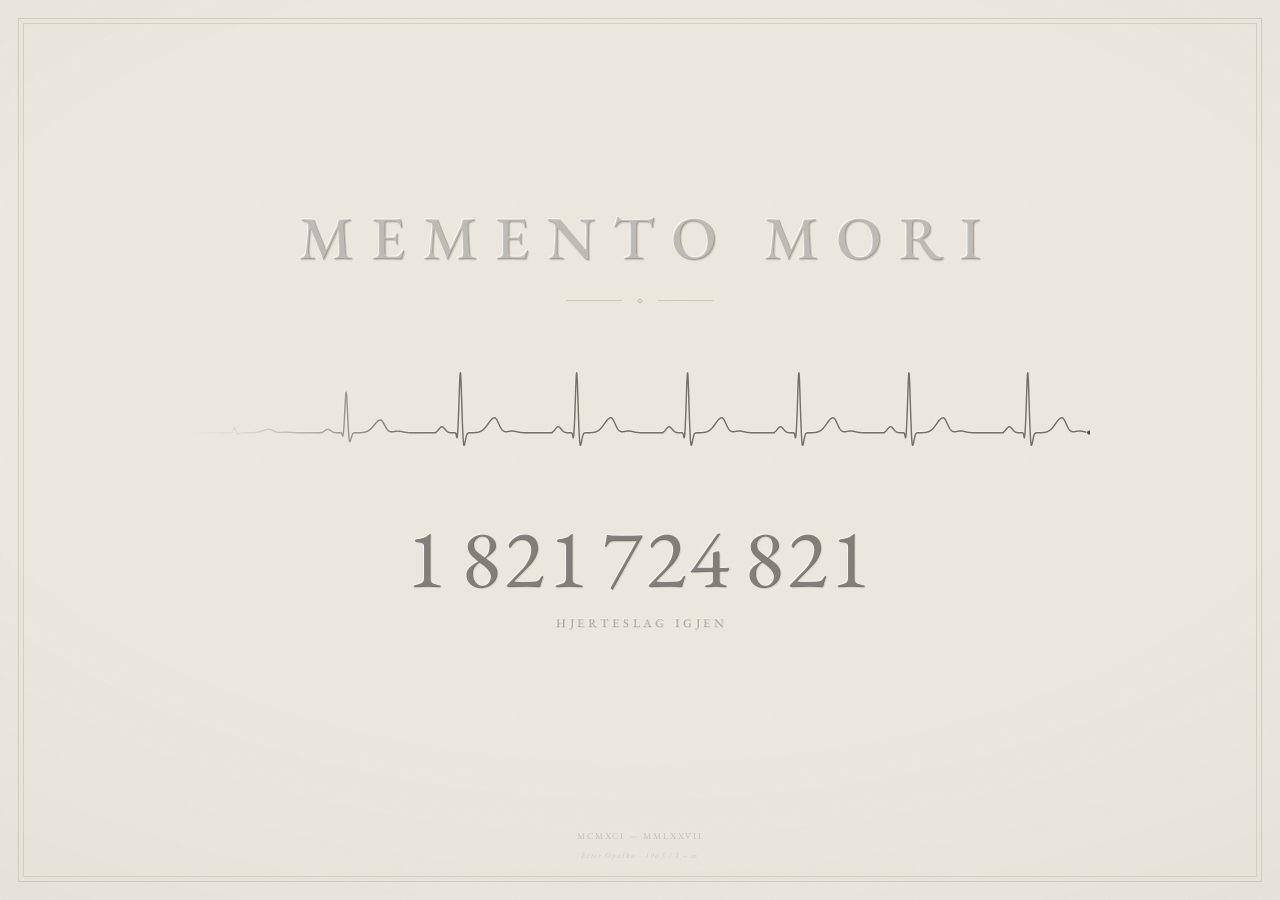
<file: momento-mori/index.html>
<!DOCTYPE html>
<html lang="nb">

<head>
  <meta charset="UTF-8">
  <title>Memento Mori</title>
  <meta name="robots" content="noindex">
  <link rel="canonical" href="https://kulia.no/memento-mori/">
  <meta http-equiv="refresh" content="0; url=/memento-mori/">
  <script>location.replace('/memento-mori/' + location.search + location.hash);</script>
</head>

<body>
  <p><a href="/memento-mori/">Memento Mori</a></p>
</body>

</html>
</file>
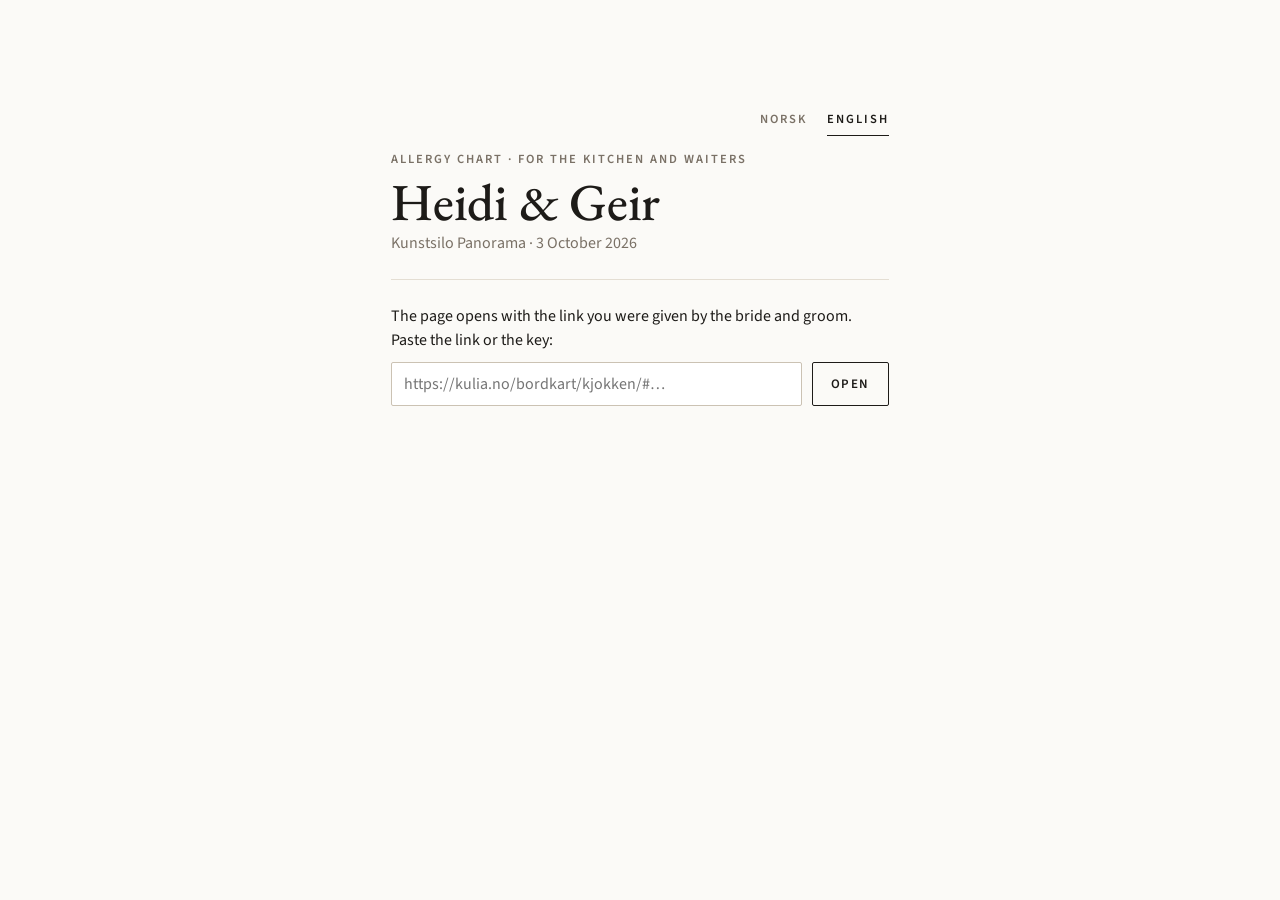
<file: bordkart/kjokken/index.html>
<!doctype html>
<html lang="nb">
  <head>
    <meta charset="UTF-8" />
    <meta name="viewport" content="width=device-width, initial-scale=1, viewport-fit=cover" />
    <meta name="robots" content="noindex, nofollow" />
    <meta name="referrer" content="no-referrer" />
    <meta name="theme-color" content="#fbfaf7" />
    <title>Allergikart · Heidi &amp; Geir · Kunstsilo</title>
    <link rel="icon" href="../favicon.svg" type="image/svg+xml" />
    <script type="module" crossorigin src="/bordkart/assets/kitchen-D2NrTvh3.js"></script>
    <link rel="modulepreload" crossorigin href="/bordkart/assets/rolldown-runtime-CbXtAM7H.js">
    <link rel="modulepreload" crossorigin href="/bordkart/assets/search-BRIbqdvq.js">
    <link rel="stylesheet" crossorigin href="/bordkart/assets/kitchen-DQGSnrfo.css">
  </head>
  <body>
    <div id="root"></div>
  </body>
</html>
</file>
<file: bordkart/assets/guests-B3yQmyp9.css>
@font-face{font-family:EB Garamond;font-style:normal;font-display:swap;font-weight:400;src:url(/bordkart/assets/eb-garamond-latin-400-normal-BCNrxLz_.woff2)format("woff2"),url(/bordkart/assets/eb-garamond-latin-400-normal-maQnHeKB.woff)format("woff")}@font-face{font-family:EB Garamond;font-style:normal;font-display:swap;font-weight:400;src:url(/bordkart/assets/eb-garamond-latin-ext-400-normal-o4A__6QZ.woff2)format("woff2"),url(/bordkart/assets/eb-garamond-latin-ext-400-normal-B4EmgUmt.woff)format("woff")}@font-face{font-family:EB Garamond;font-style:normal;font-display:swap;font-weight:500;src:url(/bordkart/assets/eb-garamond-latin-500-normal-DehAIUv0.woff2)format("woff2"),url(/bordkart/assets/eb-garamond-latin-500-normal-DZU8xF9o.woff)format("woff")}@font-face{font-family:EB Garamond;font-style:normal;font-display:swap;font-weight:500;src:url(/bordkart/assets/eb-garamond-latin-ext-500-normal-BFuc0jzo.woff2)format("woff2"),url(/bordkart/assets/eb-garamond-latin-ext-500-normal-obw7ZvB_.woff)format("woff")}@font-face{font-family:EB Garamond;font-style:normal;font-display:swap;font-weight:600;src:url(/bordkart/assets/eb-garamond-latin-600-normal-DHwxsLHv.woff2)format("woff2"),url(/bordkart/assets/eb-garamond-latin-600-normal-xCe6GkOx.woff)format("woff")}@font-face{font-family:EB Garamond;font-style:normal;font-display:swap;font-weight:600;src:url(/bordkart/assets/eb-garamond-latin-ext-600-normal-CrweTMKz.woff2)format("woff2"),url(/bordkart/assets/eb-garamond-latin-ext-600-normal-CoWPx8v4.woff)format("woff")}@font-face{font-family:EB Garamond;font-style:italic;font-display:swap;font-weight:400;src:url(/bordkart/assets/eb-garamond-latin-400-italic-DSEbMgZu.woff2)format("woff2"),url(/bordkart/assets/eb-garamond-latin-400-italic-CDFyLPXJ.woff)format("woff")}@font-face{font-family:EB Garamond;font-style:italic;font-display:swap;font-weight:400;src:url(/bordkart/assets/eb-garamond-latin-ext-400-italic-V7s3nWfX.woff2)format("woff2"),url(/bordkart/assets/eb-garamond-latin-ext-400-italic-DUSsnRSD.woff)format("woff")}@font-face{font-family:Herr Von Muellerhoff;font-style:normal;font-display:swap;font-weight:400;src:url(/bordkart/assets/herr-von-muellerhoff-latin-400-normal-DF0_PcG4.woff2)format("woff2"),url(/bordkart/assets/herr-von-muellerhoff-latin-400-normal-Cp6RG9kN.woff)format("woff")}:root{--rose:#a57c6b;--rust:#864122;--wine:#64180a;--honey:#b57f50;--forest:#162402;--paper:#fffcf7;--paper-2:#f6efe5;--ink:#2c1d15;--ink-soft:#6f5a4c;--line:#e4d6c6;--sage:#9a9f84;--focus:#b5602c;--radius:22px;--lightningcss-light:initial;--lightningcss-dark: ;color-scheme:light}*{box-sizing:border-box}html{-webkit-text-size-adjust:100%;-moz-text-size-adjust:100%;text-size-adjust:100%;background:var(--rose)}body{min-height:100svh;color:var(--ink);font-variant-numeric:oldstyle-nums proportional-nums;margin:0;font-family:EB Garamond,Georgia,Times New Roman,serif;font-size:19px;line-height:1.4;position:relative;overflow-x:hidden}body:before,body:after{content:"";z-index:-1;pointer-events:none;position:fixed;inset:-10%}body:before{filter:blur(60px);background:radial-gradient(circle at 15% 20%,#b67f50cc 0%,#0000 50%),radial-gradient(circle at 85% 30%,#844122b3 0%,#0000 45%),radial-gradient(circle at 45% 70%,#a57c6be6 0%,#0000 40%),radial-gradient(circle at 75% 80%,#64180a99 0%,#0000 50%),radial-gradient(circle at 25% 60%,#16240273 0%,#0000 45%),radial-gradient(circle at 90% 10%,#b57f50b3 0%,#0000 40%),radial-gradient(circle at 10% 90%,#86412299 0%,#0000 35%)}@media (width>=768px) and (prefers-reduced-motion:no-preference){body:before{animation:12s ease-in-out infinite alternate breathe}}@keyframes breathe{to{opacity:.95;transform:scale(1.02)translateY(-3px)}}button{font:inherit;color:inherit;touch-action:manipulation;-webkit-tap-highlight-color:#8641221f}:focus-visible{outline:3px solid var(--focus);outline-offset:3px;border-radius:6px}.topbar :focus-visible,.footer :focus-visible{outline-color:#fff}h2[tabindex="-1"]:focus{outline:none}h1,h2,.footer-script,.script-sub,.result-lead{text-wrap:balance}p{text-wrap:pretty}.visually-hidden{clip:rect(0 0 0 0);white-space:nowrap;width:1px;height:1px;margin:-1px;position:absolute;overflow:hidden}.page{max-width:560px;padding:max(10px, env(safe-area-inset-top)) max(16px, env(safe-area-inset-right)) max(28px, env(safe-area-inset-bottom)) max(16px, env(safe-area-inset-left));margin:0 auto}@media (width>=1000px){.page{max-width:1240px}main{grid-template-columns:minmax(0,430px) minmax(0,1fr);align-items:start;column-gap:24px;display:grid}main>.hero,main>.result,main>.closeup{grid-column:1}main>.room{grid-area:1/2/span 4;position:sticky;top:16px}main>.everyone,main>.footer{grid-column:1/-1}}.topbar{color:#fff;justify-content:space-between;align-items:center;gap:12px;padding:6px 4px 12px;display:flex}.kicker{text-shadow:0 1px 2px #3c140559;letter-spacing:.32em;text-transform:uppercase;opacity:.92;white-space:nowrap;font-size:14px}.lang{border:1px solid #ffffff73;border-radius:999px;padding:2px;display:flex}.lang button{color:#fff;letter-spacing:.04em;text-shadow:0 1px 2px #3c140559;cursor:pointer;background:0 0;border:0;border-radius:999px;min-height:42px;padding:5px 12px;font-size:15px}.lang button.on{color:var(--rust);text-shadow:none;background:#fffcf7f2}@media (width<=430px){.topbar{gap:8px}.kicker{letter-spacing:.18em}.lang button{padding:5px 9px}}.card{background:var(--paper);border-radius:var(--radius);margin-bottom:16px;padding:22px 20px 24px;position:relative;box-shadow:inset 0 1px #fff9,0 18px 40px -18px #3c140573,0 2px 6px #3c14051f}.card:before{content:"";border:1px solid var(--line);border-radius:calc(var(--radius) - 6px);pointer-events:none;position:absolute;inset:7px}.center{text-align:center}.soft{color:var(--ink-soft)}.small{font-size:16px}.sc{font-variant:small-caps;letter-spacing:.04em}.hero{text-align:center;padding-top:18px}.couple{mix-blend-mode:multiply;width:min(46%,200px);height:auto;margin:0 auto -4px;display:block}.names{color:var(--ink);white-space:nowrap;margin:0;font-family:Herr Von Muellerhoff,cursive;font-size:clamp(54px,15vw,74px);font-weight:400;line-height:1}.names .amp{margin:0 .04em;font-family:EB Garamond,Georgia,serif;font-size:.62em;font-style:italic;font-weight:400}.where{letter-spacing:.22em;text-transform:uppercase;color:var(--ink-soft);margin:6px 0 0;font-size:15px;line-height:1.6}.ornament{fill:none;width:180px;height:14px;stroke:var(--sage);stroke-width:1.2px;margin:14px auto 6px;display:block}.ornament circle{fill:var(--sage);stroke:none}.script-sub{margin:0 0 14px;font-size:22px;font-style:italic}.welcome{margin:-4px 0 12px;font-size:18px}.search{text-align:left}.search-box{gap:8px;display:flex;position:relative}.search-icon{fill:none;width:20px;height:20px;stroke:var(--ink-soft);stroke-width:1.8px;stroke-linecap:round;pointer-events:none;position:absolute;top:50%;left:16px;transform:translateY(-50%)}.search-box input{min-width:0;font:inherit;color:var(--ink);appearance:none;background:#fff;border:1px solid #d9c7b4;border-radius:14px;flex:1;min-height:54px;padding:13px 16px 13px 46px;font-size:20px;box-shadow:inset 0 1px 2px #3c14050f}.locked .search-box input{padding-left:16px}.search-box input::placeholder{color:var(--ink-soft);font-style:italic}.search-box input::-webkit-search-cancel-button{appearance:none;cursor:pointer;background:url("data:image/svg+xml,%3Csvg xmlns='http://www.w3.org/2000/svg' viewBox='0 0 24 24'%3E%3Cpath d='M6 6l12 12M18 6L6 18' stroke='%23864122' stroke-width='2' stroke-linecap='round'/%3E%3C/svg%3E") 50%/18px no-repeat;width:18px;height:18px}.search-box input:focus{border-color:var(--rust);box-shadow:0 0 0 2px var(--rust);outline:none}.hits{border-top:1px solid var(--line);margin:10px 0 0;padding:0;list-style:none}.hits li{border-bottom:1px solid var(--line)}.hits button{text-align:left;cursor:pointer;background:0 0;border:0;justify-content:space-between;align-items:center;gap:12px;width:100%;min-height:52px;padding:11px 4px;display:flex}@media (hover:hover){.hits button:hover{background:var(--paper-2)}}.hit-name{font-size:20px}.hit-table{background:var(--rust);color:#fff;font-variant-numeric:lining-nums;border-radius:50%;flex:none;place-items:center;width:40px;height:40px;font-size:20px;font-weight:600;display:grid}.nomatch{padding:12px 4px;font-size:17px}.button{background:linear-gradient(135deg, var(--rust), var(--wine));color:#fff;letter-spacing:.18em;text-transform:uppercase;cursor:pointer;border:0;border-radius:14px;min-height:54px;padding:0 20px;font-size:16px}.button:disabled{opacity:.6}.link{min-height:44px;color:var(--rust);text-underline-offset:3px;cursor:pointer;background:0 0;border:0;padding:10px 2px;font-size:17px;text-decoration:underline;text-decoration-thickness:1px}.locked h2{margin:4px 0;font-size:22px;font-weight:500}.locked p{margin:0 0 14px;font-size:17px}.error{color:#9b1c0c;margin-top:10px!important}.result{text-align:center;scroll-margin-top:12px;animation:.45s ease-out rise}@keyframes rise{0%{opacity:0;transform:translateY(10px)}}@media (prefers-reduced-motion:reduce){.result{animation:none}}.result-name{margin:2px 0 0;font-size:23px}.result-lead{color:var(--ink-soft);margin:2px 0 0;font-size:19px;font-style:italic}.big-number{color:var(--rust);flex-direction:column;align-items:center;margin:0;line-height:1;display:flex}.big-number:focus{outline:none}.big-word{letter-spacing:.4em;text-transform:uppercase;margin:10px 0 2px .4em;font-size:15px}.big-digits{font-variant-numeric:lining-nums;letter-spacing:-.02em;font-size:108px;font-weight:500}.table-name{letter-spacing:.24em;text-transform:uppercase;color:var(--ink-soft);margin:0;font-size:15px}.neighbours{gap:6px;max-width:400px;margin:14px auto 4px;display:grid}.neighbours div{flex-direction:column;display:flex}.neighbours dt{letter-spacing:.2em;text-transform:uppercase;color:var(--ink-soft);font-size:14px}.neighbours dd{margin:0;font-size:20px}.table-view{width:100%;max-width:420px;height:auto;margin:12px auto 0;font-family:EB Garamond,Georgia,serif;display:block;overflow:visible}.tv-number{fill:var(--rust);font-size:30px;font-weight:600}.tv-seat rect{fill:#fffdf9;stroke:#a8927f;stroke-width:1.4px}.tv-seat line{stroke:#a8927f;stroke-width:1.4px;stroke-linecap:round}.tv-seat.empty rect{stroke-dasharray:3 3;fill:none}.tv-name{fill:var(--ink);font-size:19px}.tv-sub{letter-spacing:.18em;text-transform:uppercase;fill:var(--ink-soft);font-size:12.5px}.tv-seat.mine rect{fill:var(--rust);stroke:var(--rust)}.tv-seat.mine line{stroke:#fff}.tv-seat.mine .tv-name,.tv-seat.mine .tv-sub{fill:var(--rust);font-weight:600}.tv-hint{margin:6px 0 0;font-size:15px;font-style:italic}.count{margin:10px 0 0;font-size:15px}.result-actions{flex-direction:column;align-items:center;gap:2px;margin-top:16px;display:flex}.button.subtle{letter-spacing:.14em;min-height:50px;padding:0 22px;font-size:15px}.closeup{text-align:center;scroll-margin-top:12px}.closeup .soft.small{margin:4px 0 0}.room{scroll-margin-top:12px}.section-title{letter-spacing:.32em;text-transform:uppercase;color:var(--ink);margin:0;font-size:15px;font-weight:400}.room .soft.small{margin:6px 0 10px}.floor{border-radius:12px;width:100%;height:auto;display:block;overflow:hidden}.fm-pulse{transform-box:fill-box;transform-origin:50%;animation:1.8s ease-out infinite pulse}@keyframes pulse{0%{opacity:.8;transform:scale(1)}to{opacity:0;transform:scale(2.4)}}@media (prefers-reduced-motion:reduce){.fm-pulse{opacity:0;animation:none}}.table-chips{grid-template-columns:repeat(6,minmax(0,1fr));gap:8px;max-width:360px;margin:14px auto 0;padding:0;list-style:none;display:grid}.chip{width:100%;min-height:46px;color:var(--rust);font-variant-numeric:lining-nums;cursor:pointer;background:#fff;border:1px solid #d9c7b4;border-radius:999px;font-size:18px}.chip.on{background:var(--rust);border-color:var(--rust);color:#fff}.everyone summary{cursor:pointer;flex-direction:column;justify-content:center;min-height:48px;padding:6px 36px 6px 0;list-style:none;display:flex;position:relative}.everyone summary h2{display:inline}.everyone summary::-webkit-details-marker{display:none}.everyone summary:after{content:"+";color:var(--rust);font-size:28px;line-height:1;position:absolute;top:50%;right:4px;transform:translateY(-50%)}.everyone details[open] summary:after{content:"–"}.alpha{columns:2 220px;column-gap:22px;margin-top:10px}.alpha-group{break-inside:avoid;margin-bottom:8px}.alpha-group h3{color:var(--rust);margin:8px 0 2px;font-family:Herr Von Muellerhoff,cursive;font-size:34px;font-weight:400;line-height:1}.alpha ul{margin:0;padding:0;list-style:none}.alpha button{text-align:left;cursor:pointer;background:0 0;border:0;align-items:baseline;gap:10px;width:100%;min-height:44px;padding:9px 0;font-size:18px;display:flex}@media (hover:hover){.alpha button:hover{color:var(--rust)}}.alpha-table{text-align:right;width:22px;color:var(--rust);font-variant-numeric:lining-nums tabular-nums;flex:none;font-weight:600}.footer{text-align:center;color:#fff;padding:10px 0 20px}.footer p{margin:4px 0}.footer-script{font-family:Herr Von Muellerhoff,cursive;font-size:34px;line-height:1.1}.footer-script,.footer a{text-shadow:0 1px 3px #3c140559}.footer a{color:#fff;text-underline-offset:3px;padding:10px 4px;font-size:17px;display:inline-block}.fm-table:focus{outline:none}.fm-table:focus-visible polygon,.fm-table:focus-visible circle{stroke:var(--focus);stroke-width:9px}@media (width<=380px){.kicker{display:none}.topbar{justify-content:center}}@media (width>=1000px){.result .button.subtle{display:none}}
</file>
<file: kunstsilo-seating-chart/assets/index-qfZ4Jfis.css>
:root{--ink:#231f20;--ink-2:#4a4647;--muted:#737373;--line:#e6e6e6;--bg:#f4f4f3;--panel:#fff;--brand:#fdad02;--brand-soft:#fff4d6;--accent:#2563eb;--accent-soft:#e8efff;--error:#d93025;--error-soft:#fdecea;--warn:#b86e00;--warn-soft:#fff4e0;--ok:#1e7b45;--diet:#8b3fd9;--diet-soft:#f3eafd;--radius:8px;color:var(--ink);background:var(--bg);-webkit-font-smoothing:antialiased;font-family:Helvetica Neue,Helvetica,Arial,system-ui,-apple-system,Segoe UI,Roboto,sans-serif;font-size:14px}*{box-sizing:border-box}html,body,#root{height:100%;margin:0}button,input{font:inherit;color:inherit}h1,h2,h3,h4{margin:0}button{border:1px solid var(--line);cursor:pointer;white-space:nowrap;background:#fff;border-radius:6px;padding:6px 11px;line-height:1.2}button:hover:not(:disabled){background:#fbfaf8;border-color:#c9c6c0}button:disabled{opacity:.45;cursor:default}button:focus-visible,input:focus-visible{outline:2px solid var(--accent);outline-offset:1px}button.primary{background:var(--ink);border-color:var(--ink);color:#fff}button.primary:hover:not(:disabled){background:#000;border-color:#000}button.danger{color:var(--error)}button.danger:hover:not(:disabled){background:var(--error-soft);border-color:#f3b8b3}button.ghost{background:0 0;border-color:#0000}button.small{padding:3px 8px;font-size:12.5px}button.icon{background:0 0;border:0;padding:2px 8px;font-size:22px;line-height:1}input[type=text],input:not([type]),input[type=number],input[type=password]{border:1px solid var(--line);background:#fff;border-radius:6px;min-width:0;padding:6px 9px}.muted{color:var(--muted)}.small{font-size:12.5px}.error{color:var(--error)}.ok{color:var(--ok);margin:4px 0}.app{grid-template:"top top top""banner banner banner""banner2 banner2 banner2""left stage right"minmax(0,1fr)"bottom bottom bottom"/272px minmax(0,1fr) 300px;height:100%;display:grid}header.top{background:var(--panel);border-bottom:1px solid var(--line);grid-area:top;align-items:center;gap:8px;min-width:0;padding:8px 14px;display:flex}.brand{letter-spacing:.01em;white-space:nowrap;align-items:center;gap:5px;font-weight:400;display:flex}.brand strong{font-weight:700}.brand span{color:var(--muted);margin-left:6px;font-weight:400}.brand .mark{background:var(--brand);flex:none;width:11px;height:11px;margin:0 3px 0 0}.plan-name{width:min(320px,30vw);font-weight:600;background:0 0!important;border-color:#0000!important}.plan-name:hover,.plan-name:focus{border-color:var(--line)!important;background:#fff!important}.spacer{flex:1}.status{color:var(--muted);white-space:nowrap;text-overflow:ellipsis;font-size:12.5px;overflow:hidden}.status:before{content:"";vertical-align:1px;background:#b8b8b8;border-radius:50%;width:7px;height:7px;margin-right:6px;display:inline-block}.status.saved:before{background:var(--ok)}.status.saving:before,.status.dirty:before{background:#e0a100}.status.offline,.status.conflict{color:var(--error)}.status.offline:before,.status.conflict:before{background:var(--error)}.menu-wrap{position:relative}.menu{border:1px solid var(--line);border-radius:var(--radius);z-index:20;background:#fff;flex-direction:column;gap:2px;width:230px;padding:6px;display:flex;position:absolute;top:calc(100% + 6px);right:0;box-shadow:0 10px 30px #0000001f}.menu button{text-align:left;border:0;justify-content:space-between;display:flex}.menu button small{color:var(--muted)}.menu p{white-space:normal;margin:6px 8px 4px}.banner{grid-area:banner;align-items:center;gap:10px;padding:8px 14px;font-size:13px;display:flex}.banner.error{grid-area:banner2}.banner.warn{background:var(--warn-soft);color:#7a4a00}.banner.info{background:var(--accent-soft);color:#1e3a8a}.banner ul.conflicts{margin:4px 0 0;padding-left:18px}.banner.error{background:var(--error-soft);color:#8c1d18}aside.left,aside.right{background:var(--panel);min-height:0;overflow-y:auto}aside.left{border-right:1px solid var(--line);grid-area:left}aside.right{border-left:1px solid var(--line);grid-area:right}aside section{border-bottom:1px solid var(--line);padding:14px 16px}aside h3{text-transform:uppercase;letter-spacing:.06em;color:var(--ink-2);align-items:center;gap:6px;margin-bottom:8px;font-size:12px;display:flex}aside p{margin:4px 0}footer.bottom{text-align:center;color:var(--muted);border-top:1px solid var(--line);background:var(--panel);grid-area:bottom;padding:6px;font-size:12px}.palette{flex-direction:column;gap:4px;margin-top:8px;display:flex}.preset{text-align:left;touch-action:none;cursor:grab;-webkit-user-select:none;user-select:none;align-items:center;gap:10px;padding:6px 8px;display:flex}.preset span{flex-direction:column;min-width:0;display:flex}.preset strong{font-size:13px;font-weight:600}.preset small{color:var(--muted);font-size:12px}.picon{width:46px;height:30px;color:var(--ink);flex:none}.drag-ghost{z-index:50;pointer-events:none;border:1px solid var(--accent);background:#fff;border-radius:8px;align-items:center;gap:8px;padding:6px 10px;font-size:13px;font-weight:600;display:flex;position:fixed;transform:translate(-50%,-50%);box-shadow:0 8px 24px #0000002e}.count{color:var(--ink-2);font-size:13px}.count strong{color:var(--ink);letter-spacing:-.02em;font-variant-numeric:tabular-nums;font-size:30px;font-weight:750}.count.over strong{color:var(--error)}.meter{background:#ecebe7;border-radius:3px;height:6px;margin:6px 0 8px;overflow:hidden}.meter span{background:var(--ink);border-radius:3px;height:100%;transition:width .2s;display:block}.meter span.over{background:var(--error)}.pill{background:var(--error);color:#fff;letter-spacing:0;border-radius:10px;padding:0 7px;font-size:11px;line-height:18px}.pill.diet{background:var(--diet)}.issues,.diet-list,.tips{flex-direction:column;gap:4px;margin:0;padding:0;list-style:none;display:flex}.issues button,.diet-list button{text-align:left;white-space:normal;border-color:#0000;width:100%;padding:6px 8px 6px 26px;font-size:12.5px;position:relative}.issues li.error button{background:var(--error-soft);color:#8c1d18}.issues li.warn button{background:var(--warn-soft);color:#6f4300}.issues button:before{font-weight:800;position:absolute;top:6px;left:8px}.issues li.error button:before{content:"!";color:var(--error)}.issues li.warn button:before{content:"△";color:var(--warn);font-size:11px}.diet-counts{flex-direction:column;gap:2px;margin:6px 0 8px;padding:0;list-style:none;display:flex}.diet-counts button{text-align:left;background:0 0;border-color:#0000;align-items:center;gap:8px;width:100%;padding:4px 8px;font-size:13px;display:flex}.diet-counts button:hover:not(:disabled){background:var(--diet-soft);border-color:#0000}.diet-counts button.on{background:var(--diet-soft);border-color:#cdb2f0}.diet-counts .code{background:var(--diet);color:#fff;border-radius:50%;flex:none;place-items:center;width:20px;height:20px;font-size:10.5px;font-weight:700;display:grid}.diet-counts .name{flex:1}.diet-counts .n{font-variant-numeric:tabular-nums;text-align:right;min-width:2ch;font-weight:700}.show-all{margin-bottom:6px}.diet-list button{background:var(--diet-soft);flex-direction:column;padding-left:8px;display:flex}.diet-list button span{color:#5a2a8f}.stage{flex-direction:column;grid-area:stage;min-height:0;display:flex;position:relative}.toolbar{border-bottom:1px solid var(--line);background:#ffffffe6;flex-wrap:wrap;gap:14px;padding:7px 12px;font-size:13px;display:flex}.toggle{cursor:pointer;-webkit-user-select:none;user-select:none;align-items:center;gap:6px;display:flex}.toggle input{accent-color:var(--ink);margin:0}.walk-legend{color:var(--ink-2);align-items:center;gap:6px;margin-left:auto;font-size:12.5px;display:flex}.walk-legend .swatch{border-radius:2px;width:14px;height:10px;margin-left:6px;display:inline-block}.walk-legend .swatch.b3{background:#34a85359}.walk-legend .swatch.b2{background:#e8b10073}.walk-legend .swatch.b1{background:#d9302566}.editor{background:#efede8;flex:1;min-height:0;position:relative;overflow:hidden}.canvas{touch-action:none;-webkit-user-select:none;user-select:none;cursor:default;width:100%;height:100%;position:absolute;inset:0}.canvas.floor{pointer-events:none;will-change:transform}.canvas [data-item]{cursor:move}.zoom{gap:4px;display:flex;position:absolute;bottom:12px;right:12px}.zoom button{background:#fffffff2;min-width:34px;box-shadow:0 1px 3px #00000014}.scalebar{color:var(--ink-2);background:#ffffffd9;border-radius:6px;padding:5px 8px 3px;font-size:11.5px;position:absolute;bottom:12px;left:12px}.scalebar .bar{border:1px solid var(--ink);height:6px;display:flex}.scalebar .bar span{background:var(--ink);height:100%}.scalebar .label{margin-top:2px}.inspector{flex-direction:column;gap:12px;padding:14px 16px;display:flex}.inspector h3{text-transform:none;letter-spacing:0;color:var(--ink);margin:0;font-size:16px}.inspector p{margin:0}.tips{gap:8px}.tips li{color:var(--ink-2);padding-left:14px;font-size:13px;line-height:1.4;position:relative}.tips li:before{content:"·";font-weight:800;position:absolute;left:3px}.field{flex-direction:column;gap:5px;display:flex}.field>span{color:var(--ink-2);font-size:12.5px;font-weight:600}.stepper{align-items:center;gap:4px;display:flex}.stepper input{text-align:center;width:64px}.stepper button{width:30px;padding:5px 0}.stepper em{color:var(--muted);margin-left:4px;font-size:12px;font-style:normal}.row-buttons{flex-wrap:wrap;align-items:center;gap:5px;display:flex}.row-buttons.end{justify-content:flex-end}.row-buttons.compact{flex-wrap:nowrap;gap:3px}.row-buttons.compact button{padding:5px 7px;font-size:12.5px}.row-buttons output{text-align:center;font-variant-numeric:tabular-nums;min-width:38px}.seat-panel{border-radius:var(--radius);background:#fcf9ff;border:1px solid #dcc8f4;flex-direction:column;gap:8px;padding:10px;display:flex}.seat-head{justify-content:space-between;align-items:center;display:flex}.seat-head h4{font-size:14px}.chips{flex-wrap:wrap;gap:4px;display:flex}.chip{border-radius:12px;padding:3px 8px;font-size:12px}.chip.on{background:var(--diet);border-color:var(--diet);color:#fff}.modal-bg{z-index:40;background:#14141459;place-items:center;padding:16px;display:grid;position:fixed;inset:0}.modal{background:#fff;border-radius:12px;flex-direction:column;gap:12px;width:min(480px,100%);max-height:90vh;padding:18px 20px 20px;display:flex;overflow:auto;box-shadow:0 20px 60px #00000040}.modal.wide{width:min(720px,100%)}.modal header{justify-content:space-between;align-items:center;display:flex}.modal h2{font-size:18px}.setting .with-unit{align-items:center;gap:6px;display:flex}.setting input{width:100px}.setting em{color:var(--muted);font-style:normal}.plans-bar{flex-wrap:wrap;align-items:center;gap:8px;display:flex}.plans-bar input{flex:1;min-width:160px}.plan-list{border-top:1px solid var(--line);flex-direction:column;margin:0;padding:0;list-style:none;display:flex}.plan-list li{border-bottom:1px solid var(--line);align-items:center;gap:8px;padding:4px 0;display:flex}.plan-list li.current{background:var(--brand-soft)}.plan-open{text-align:left;white-space:normal;background:0 0;border:0;flex-direction:column;flex:1;align-items:flex-start;gap:2px;display:flex}.badge{background:var(--brand);color:var(--ink);border-radius:9px;padding:1px 7px;font-size:11px;font-weight:700}.confirm{color:var(--error);align-items:center;gap:6px;font-size:12.5px;display:flex}.login{flex-direction:column;justify-content:center;align-items:center;gap:24px;min-height:100%;padding:24px 16px;display:flex}.login form{border:1px solid var(--line);border-top:5px solid var(--brand);background:#fff;border-radius:4px;flex-direction:column;gap:14px;width:min(380px,100%);padding:28px;display:flex;box-shadow:0 10px 40px #0000000f}.login h1{letter-spacing:-.02em;font-size:34px;font-weight:700;line-height:1}.login .brand{text-transform:uppercase;letter-spacing:.18em;color:var(--ink);font-size:12px}.login p{margin:0}.login footer{color:var(--muted);font-size:12px}.remember{color:var(--ink-2);cursor:pointer;-webkit-user-select:none;user-select:none;align-items:center;gap:8px;font-size:13px;display:flex}.remember input{accent-color:var(--ink);width:15px;height:15px;margin:0}.visually-hidden{clip:rect(0 0 0 0);white-space:nowrap;border:0;width:1px;height:1px;margin:-1px;padding:0;position:absolute;overflow:hidden}@media (width<=1100px){.app{grid-template-columns:240px minmax(0,1fr) 270px}.brand span{display:none}}@media (width<=860px){.app{grid-template:"top""banner""banner2""stage"68vh"right""left""bottom"/100%;height:auto;min-height:100%}header.top{flex-wrap:wrap}.plan-name{order:10;width:100%}aside.left,aside.right{border:0;border-top:1px solid var(--line);overflow:visible}}
</file>
<file: bordkart/assets/kitchen-DQGSnrfo.css>
@font-face{font-family:"Source Sans 3";font-weight:400;font-display:swap;src:url(/bordkart/assets/SourceSans3-Regular-g8yO9A0g.woff2)format("woff2")}@font-face{font-family:"Source Sans 3";font-weight:600;font-display:swap;src:url(/bordkart/assets/SourceSans3-SemiBold-B6ApRdI2.woff2)format("woff2")}@font-face{font-family:EB Garamond;font-weight:500;font-display:swap;src:url(/bordkart/assets/EBGaramond-Medium-CCZquIL4.woff2)format("woff2")}:root{--paper:#fbfaf7;--ink:#1d1b18;--ink-2:#48423a;--muted:#7a7166;--rule:#e4ded3;--rule-strong:#cbc2b3;--wine:#6b1e14;--serif:"EB Garamond", Georgia, "Times New Roman", serif;--sans:"Source Sans 3", "Source Sans Pro", system-ui, -apple-system, sans-serif;--lightningcss-light:initial;--lightningcss-dark: ;color-scheme:light}*{box-sizing:border-box}html{-webkit-text-size-adjust:100%;-moz-text-size-adjust:100%;text-size-adjust:100%}body{background:var(--paper);color:var(--ink);font-family:var(--sans);font-variant-numeric:lining-nums tabular-nums;margin:0;font-size:16px;line-height:1.5}button,input{font:inherit;color:inherit}button{touch-action:manipulation}p{margin:0}:focus-visible{outline:2px solid var(--wine);outline-offset:3px}.sheet{max-width:1360px;margin:0 auto;padding:40px clamp(16px,4vw,56px) 56px}.sheet.narrow{max-width:600px;padding-top:14vh}.eyebrow{letter-spacing:.16em;text-transform:uppercase;color:var(--muted);margin:0;font-size:12.5px;font-weight:600}.title{font-family:var(--serif);letter-spacing:-.005em;margin:6px 0 2px;font-size:clamp(36px,5vw,52px);font-weight:500;line-height:1.05}.meta{color:var(--muted)}.bad{color:#b3261e;margin-top:8px}.rule{border:0;border-top:1px solid var(--rule);margin:24px 0}.link{color:var(--wine);text-underline-offset:3px;cursor:pointer;background:0 0;border:0;padding:0;text-decoration:underline;text-decoration-thickness:1px}.btn{border:1px solid var(--ink);letter-spacing:.12em;text-transform:uppercase;cursor:pointer;white-space:nowrap;background:0 0;border-radius:2px;padding:9px 18px;font-size:13px;font-weight:600;transition:background .15s,color .15s}.btn:hover:not(:disabled){background:var(--ink);color:var(--paper)}.btn:disabled{opacity:.55;cursor:progress}.key-form label{margin-bottom:10px;display:block}.key-row{gap:10px;display:flex}.key-row input,.find{border:1px solid var(--rule-strong);background:#fff;border-radius:2px;flex:1;min-width:0;padding:9px 12px}.masthead{border-bottom:1px solid var(--ink);flex-wrap:wrap;justify-content:space-between;align-items:flex-end;gap:16px 32px;padding-bottom:22px;display:flex}.masthead-side{flex-direction:column;align-items:flex-end;gap:10px;display:flex}@media (width<=700px){.masthead-side{align-items:flex-start}}.lang{justify-content:flex-end;gap:20px;margin:-22px 0 14px;display:flex}.lang button{letter-spacing:.16em;text-transform:uppercase;min-height:32px;color:var(--muted);cursor:pointer;background:0 0;border:0;border-bottom:1px solid #0000;padding:6px 0;font-size:12.5px;font-weight:600}.lang button.on{color:var(--ink);border-bottom-color:var(--ink)}.figures{border-bottom:1px solid var(--rule);grid-template-columns:repeat(6,minmax(0,1fr));display:grid}@media (width<=1000px){.figures{grid-template-columns:repeat(3,minmax(0,1fr))}}@media (width<=520px){.figures{grid-template-columns:repeat(2,minmax(0,1fr))}}.figure{text-align:left;border:0;border-left:1px solid var(--rule);cursor:pointer;background:0 0;flex-direction:column;align-items:flex-start;padding:16px 18px 18px;display:flex;position:relative}.figure:first-child{border-left:0;padding-left:0}@media (width<=1000px){.figure:nth-child(3n+1){border-left:0;padding-left:0}.figure{border-top:1px solid var(--rule)}.figure:nth-child(-n+3){border-top:0}}@media (width<=520px){.figure:nth-child(3n+1){border-left:1px solid var(--rule);padding-left:18px}.figure:nth-child(odd){border-left:0;padding-left:0}.figure:nth-child(3){border-top:1px solid var(--rule)}}.fig-n{font-family:var(--serif);font-variant-numeric:lining-nums;font-size:46px;font-weight:500;line-height:1}.fig-label{letter-spacing:.1em;text-transform:uppercase;color:var(--c);margin-top:8px;font-size:13px;font-weight:600}.fig-sub{color:var(--muted);font-size:13.5px;line-height:1.35}.figure.on .fig-n{color:var(--c)}.figure.on:after{content:"";background:var(--c);height:2px;position:absolute;bottom:-1px;left:0;right:18px}.figure:not(:first-child).on:after{left:18px}.notes{padding:22px 0 6px}.notes ul{columns:2 460px;column-gap:48px;margin:10px 0 0;padding:0;list-style:none}.notes li{break-inside:avoid;color:var(--ink-2);margin-bottom:8px;padding-left:22px;position:relative}.notes li:before{content:"—";color:var(--rule-strong);position:absolute;left:0}.notes strong{color:var(--ink);font-weight:600}.tabs{border-bottom:1px solid var(--rule);flex-wrap:wrap;align-items:baseline;gap:4px 30px;margin:26px 0 22px;display:flex}.tabs .tab{letter-spacing:.12em;text-transform:uppercase;color:var(--muted);cursor:pointer;background:0 0;border:0;border-bottom:2px solid #0000;margin-bottom:-1px;padding:10px 0;font-size:13px;font-weight:600}.tabs .tab.on{color:var(--ink);border-bottom-color:var(--ink)}.tabs .clear{margin-left:auto;font-size:14px}.tags{display:inline}.tag{color:var(--c);letter-spacing:.08em;text-transform:uppercase;white-space:nowrap;font-size:12.5px;font-weight:600}.tag+.tag:before{content:"·";color:var(--rule-strong);margin:0 7px;font-weight:400}.req{display:block}.omit{color:var(--ink-2)}.tags+.omit:before{content:"";margin-left:10px}.who{flex-wrap:wrap;align-items:baseline;gap:0 10px;display:flex}.name{font-weight:600}.where{color:var(--muted);font-size:14px}.num{font-family:var(--serif);text-align:right;width:30px;color:var(--ink);flex:none;font-size:22px;font-weight:500;line-height:1.1}.num.small{width:24px;font-size:18px}.map-tab{grid-template-columns:minmax(0,1fr) 380px;align-items:start;gap:32px;display:grid}@media (width<=1150px){.map-tab{grid-template-columns:minmax(0,1fr)}}.map-col{min-width:0}.map-wrap{border-top:1px solid var(--rule);border-bottom:1px solid var(--rule);overflow-x:auto}.staff-map{width:100%;min-width:760px;height:auto;display:block}.staff-map.turned{min-width:0}.picked{z-index:2;padding:12px 0 max(14px, env(safe-area-inset-bottom));background:var(--paper);border-top:2px solid var(--ink);align-items:flex-start;gap:14px;display:flex;position:sticky;bottom:0;box-shadow:0 -12px 24px -14px #1d1b1859}.picked>div{flex:1;min-width:0}.picked-num{color:#fff;border-radius:50%;flex:none;place-items:center;width:36px;height:36px;font-size:16px;font-weight:600;display:grid;box-shadow:inset 0 0 0 2px #fff}.picked-note{color:var(--wine);margin-top:4px}.picked-close{width:44px;height:44px;color:var(--muted);cursor:pointer;background:0 0;border:0;flex:none;margin:-8px -8px 0 0;font-size:28px;line-height:1}.map-hint{color:var(--muted);padding:10px 0 4px;font-size:14px}.numbered{border-top:1px solid var(--ink);overscroll-behavior:contain;max-height:80vh;margin:0;padding:0;list-style:none;overflow:auto}@media (width<=1150px){.numbered{max-height:none;overflow:visible}}.numbered li{border-bottom:1px solid var(--rule)}.numbered .row{text-align:left;cursor:pointer;background:0 0;border:0;gap:14px;width:100%;padding:11px 4px 12px 0;display:flex}.numbered .row-body{min-width:0;display:block}.numbered .row .who{display:flex}.numbered li.on{background:#f3efe7}.numbered .req{margin-top:2px}.kitchen{grid-template-columns:minmax(0,1.3fr) minmax(0,1fr);align-items:start;gap:56px;display:grid}@media (width<=980px){.kitchen{grid-template-columns:minmax(0,1fr);gap:36px}}.section{font-family:var(--serif);margin:0;font-size:27px;font-weight:500;line-height:1.2}.lede{color:var(--muted);margin:4px 0 18px}.group{margin-bottom:26px}.group h3{border-bottom:1px solid var(--ink);letter-spacing:.12em;text-transform:uppercase;color:var(--c);justify-content:space-between;align-items:baseline;margin:0;padding-bottom:6px;font-size:13px;font-weight:600;display:flex}.group h3 .count,.table-block h3 .count{font-family:var(--sans);letter-spacing:0;text-transform:none;color:var(--muted);font-size:14px;font-weight:400}.rows{border-collapse:collapse;table-layout:fixed;width:100%}.rows td{border-bottom:1px solid var(--rule);vertical-align:baseline;padding:9px 14px 9px 0}.rows td:last-child{padding-right:0}.rows td.tbl{width:46px;color:var(--muted)}.rows td.name{width:36%}.ingredients td.name{width:42%}.ingredients{border-top:1px solid var(--ink)}.rows td.n{text-align:right;width:40px;font-family:var(--serif);font-size:20px;line-height:1}.who-list{color:var(--ink-2)}.faded{opacity:.28}.serving{grid-template-columns:repeat(auto-fill,minmax(440px,1fr));gap:30px 48px;display:grid}@media (width<=520px){.serving{grid-template-columns:minmax(0,1fr)}}.table-block h3{border-bottom:1px solid var(--ink);font-family:var(--serif);justify-content:space-between;align-items:baseline;gap:12px;margin:0;padding-bottom:6px;font-size:23px;font-weight:500;display:flex}.table-block ul{margin:0;padding:0;list-style:none}.table-block li{border-bottom:1px solid var(--rule);align-items:flex-start;gap:12px;padding:10px 0;display:flex}.box{border:1.5px solid var(--rule-strong);border-radius:1px;flex:none;width:15px;height:15px;margin-top:4px}.table-block>p{padding:10px 0}.table-note{color:var(--wine);border-bottom:1px solid var(--rule)}.find{width:100%;max-width:380px;margin-bottom:24px;display:block}.all-tables{columns:3 330px;column-gap:48px}.everyone article{break-inside:avoid;margin-bottom:28px}.everyone h3{border-bottom:1px solid var(--ink);font-family:var(--serif);margin:0;padding-bottom:5px;font-size:21px;font-weight:500}.everyone ul{margin:0;padding:0;list-style:none}.everyone li{border-bottom:1px solid var(--rule);grid-template-columns:24px minmax(0,1fr) auto;align-items:baseline;gap:10px;padding:5px 0;display:grid}.everyone li .name{font-weight:400}.everyone li.has-diet .name{font-weight:600}.everyone .where{text-align:right;font-size:13.5px}.colophon{border-top:1px solid var(--rule);color:var(--muted);margin-top:48px;padding-top:14px;font-size:13.5px}.sm-marker:focus{outline:none}.sm-marker:focus-visible circle:last-of-type{stroke:var(--wine);stroke-width:5px}
</file>
